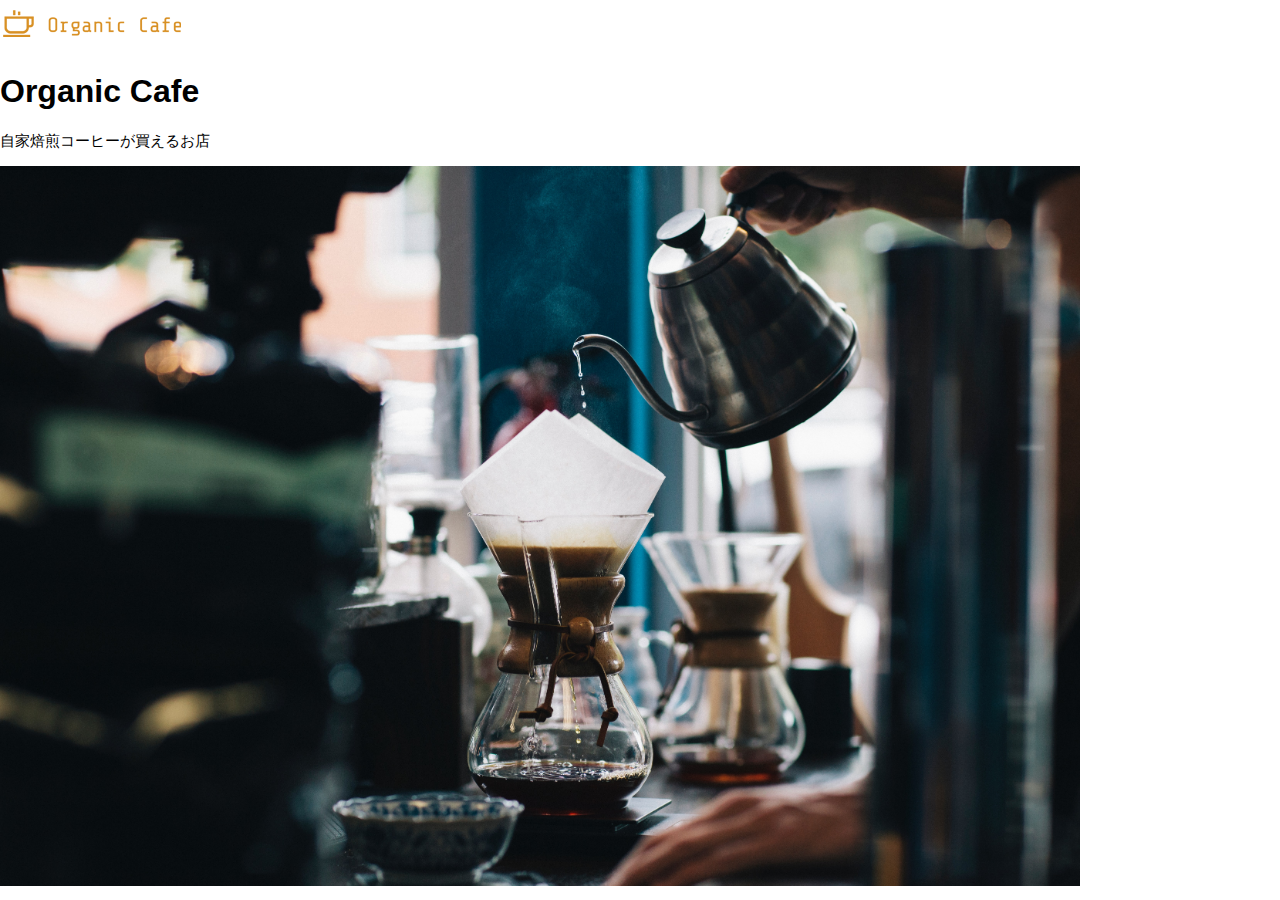
<file: kadai_013/index.html>
<!DOCTYPE html>
<html>
  <head>
    <title>Organic Cafe</title>
    <meta charset="UTF-8" />
    <meta name="description" content="自家焙煎のコーヒーがお家で楽しめるOrganic Cafe"/>
    <meta name="viewport" content="width=device-width, initial-scale=1.0" />
    <link rel="stylesheet" href="style.css" />
  </head>
  <body>
    <!-- ヘッダー -->
    <header>
      <!-- ロゴ -->
      <a href="index.html" id="logo"><img src="images/logo.png" alt="トップページに戻る"/></a>

      <!-- PC用ナビゲーション -->
      <nav id="nav-pc">
        <a href="index.html#concept">CONCEPT</a>
        <a href="index.html#product">PRODUCT</a>
        <a href="index.html#contact">CONTACT</a>
      </nav>
          <!-- スマホ用メニューボタン -->
    <img id="menu-sp" src="images/button-menu.png" alt="ナビゲーションを開く" onclick="document.getElementById('nav-sp').style.display = 'block'">

     <!-- スマホ用ナビゲーション -->
     <nav id="nav-sp">
       <ul>
         <li>
           <img id="close" src="images/button-close.png" alt="ナビゲーションを閉じる" onclick="document.getElementById('nav-sp').style.display = 'none'">
         </li>
         <li>
           <a id="logo-sp" href="index.html" onclick="document.getElementById('nav-sp').style.display = 'none'">
             <img src="images/logo-sp.png" alt="トップページに戻る">
           </a>
         </li>
         <li>
           <a class="menu" href="index.html#concept" onclick="document.getElementById('nav-sp').style.display = 'none'">CONCEPT</a>
         </li>
         <li>
           <a class="menu" href="index.html#product" onclick="document.getElementById('nav-sp').style.display = 'none'">PRODUCT</a>
         </li>
         <li><a class="menu" href="index.html#contact" onclick="document.getElementById('nav-sp').style.display = 'none'">CONTACT</a>
         </li>
       </ul>
     </nav>
    </header>

    <main>
      <article>
        <!-- メインビジュアル -->
        <section id="main-visual">
          <div id="main-message">
            <h1>Organic Cafe</h1>
            <p>自家焙煎コーヒーが買えるお店</p>
          </div>
          <img src="images/main-image.jpg" alt="コーヒーをハンドドリップで淹れる画像"/>
        </section>
      </article>
    </main>
  </body>
</html>
</file>
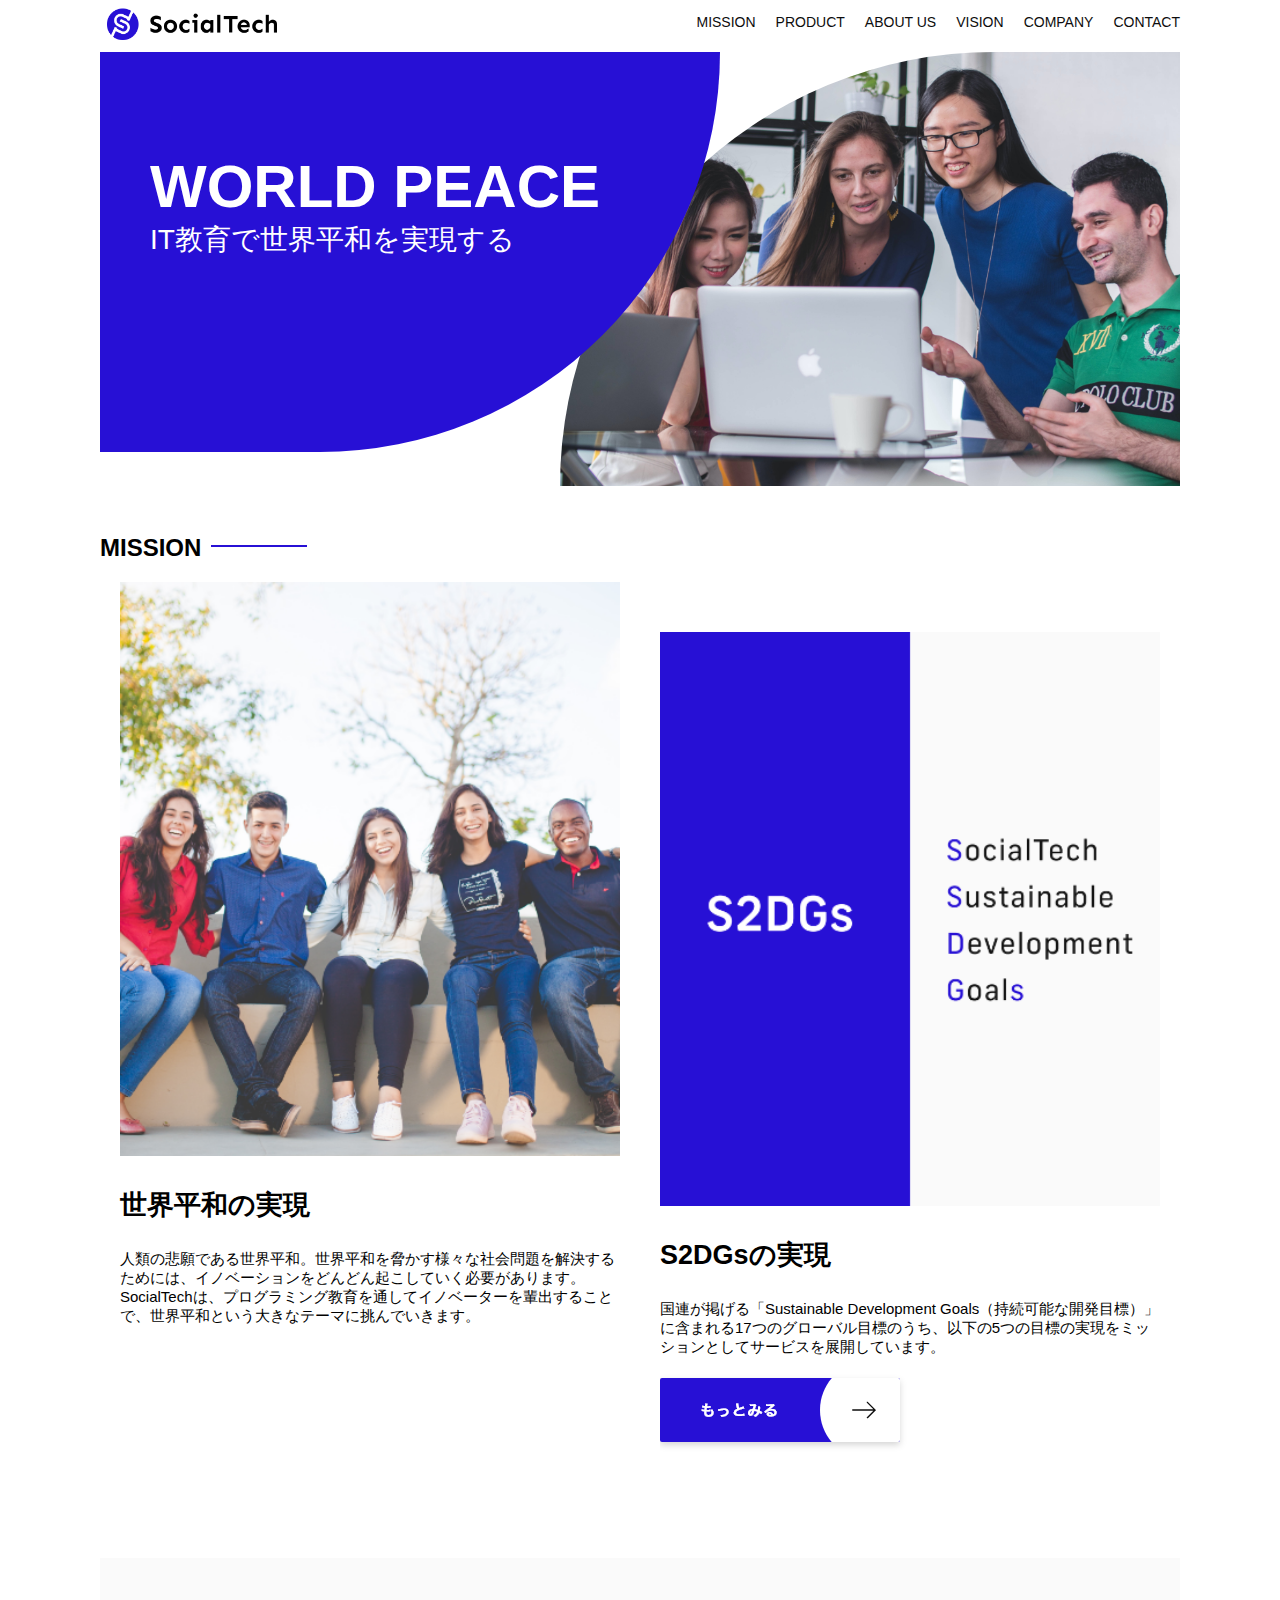
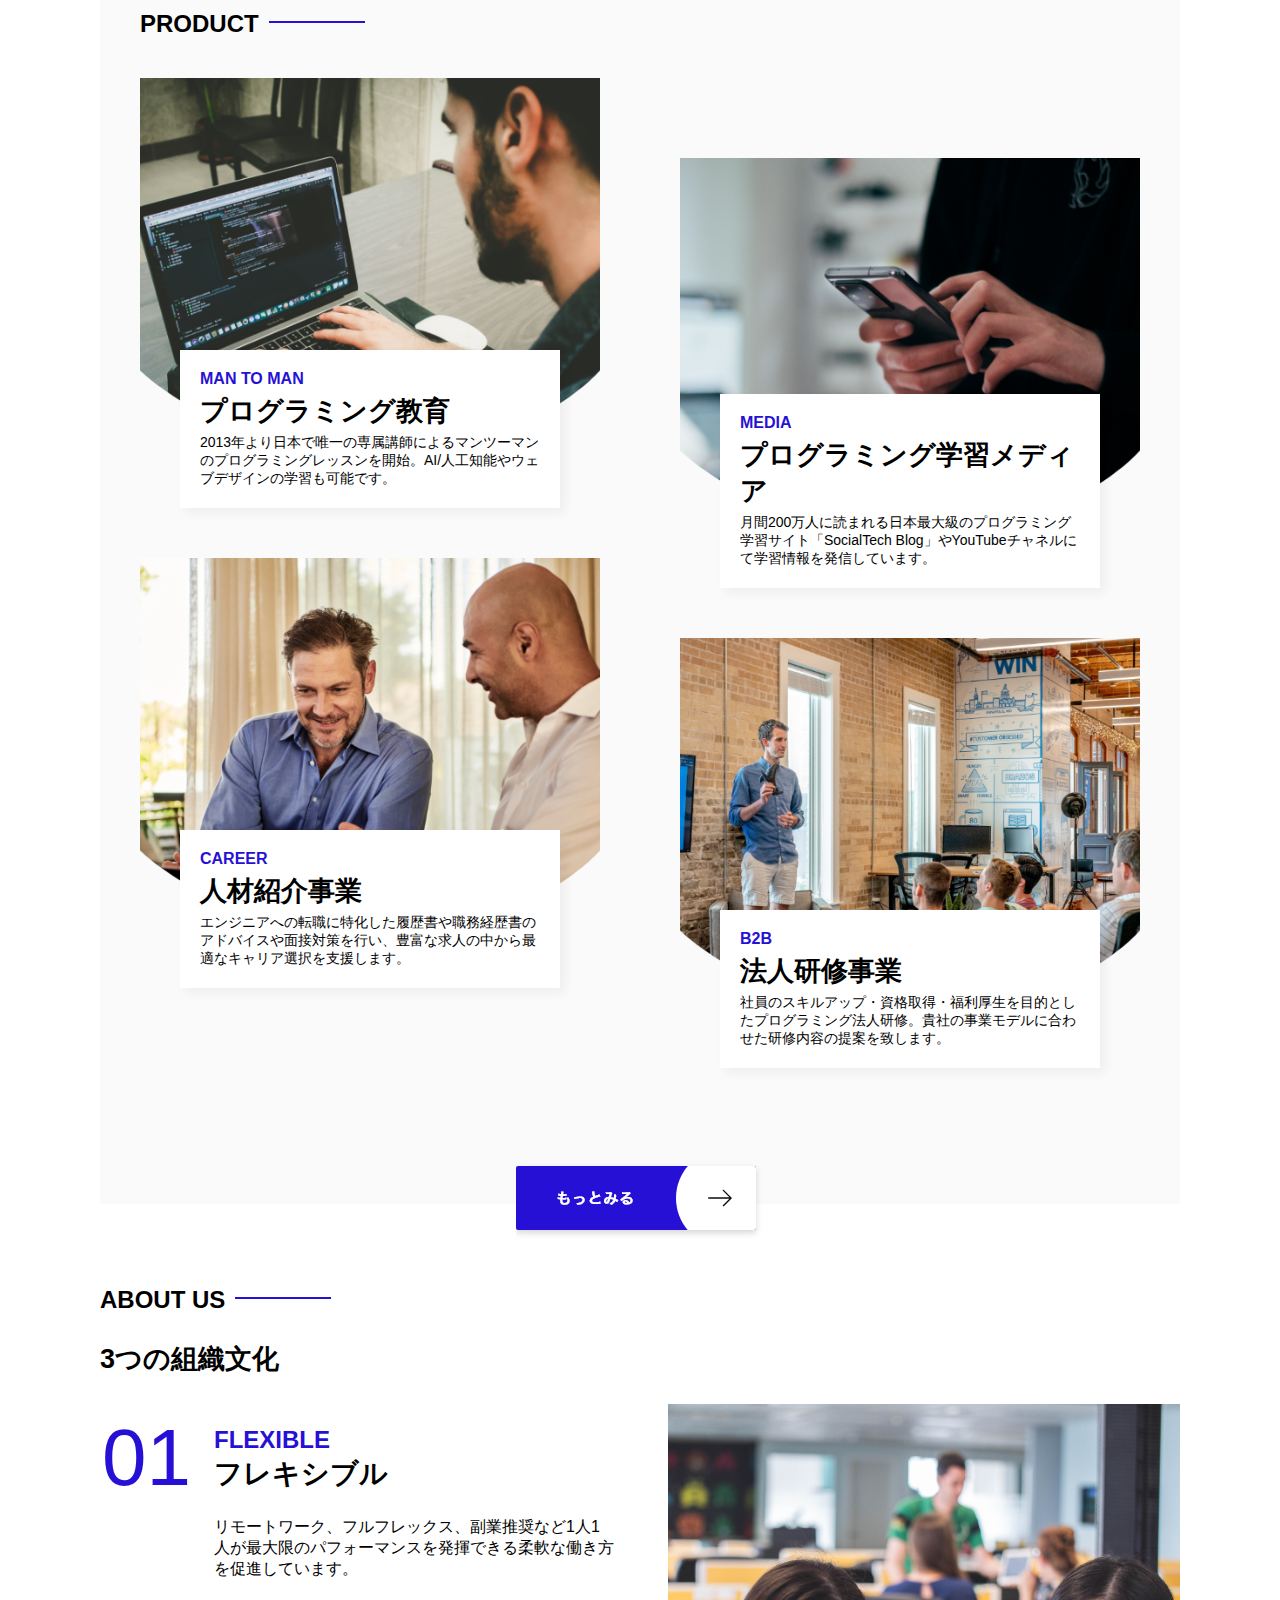
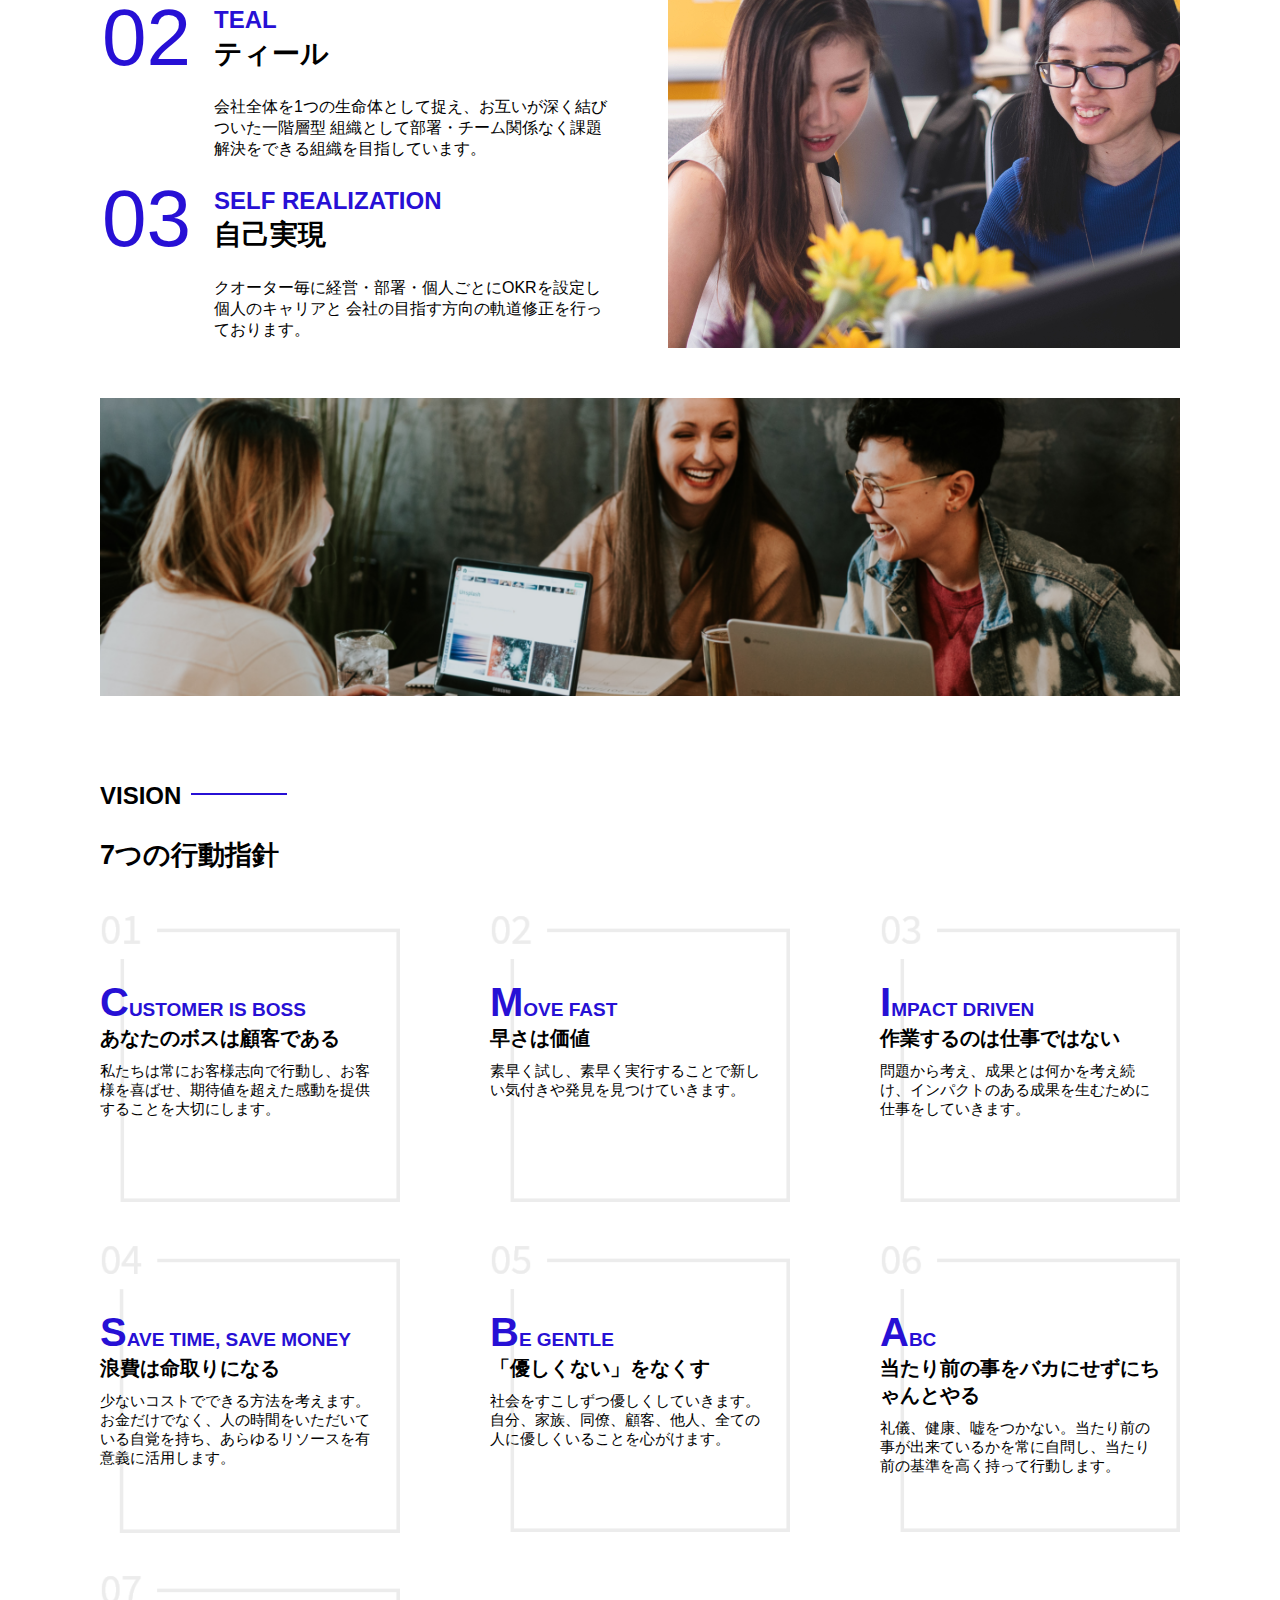
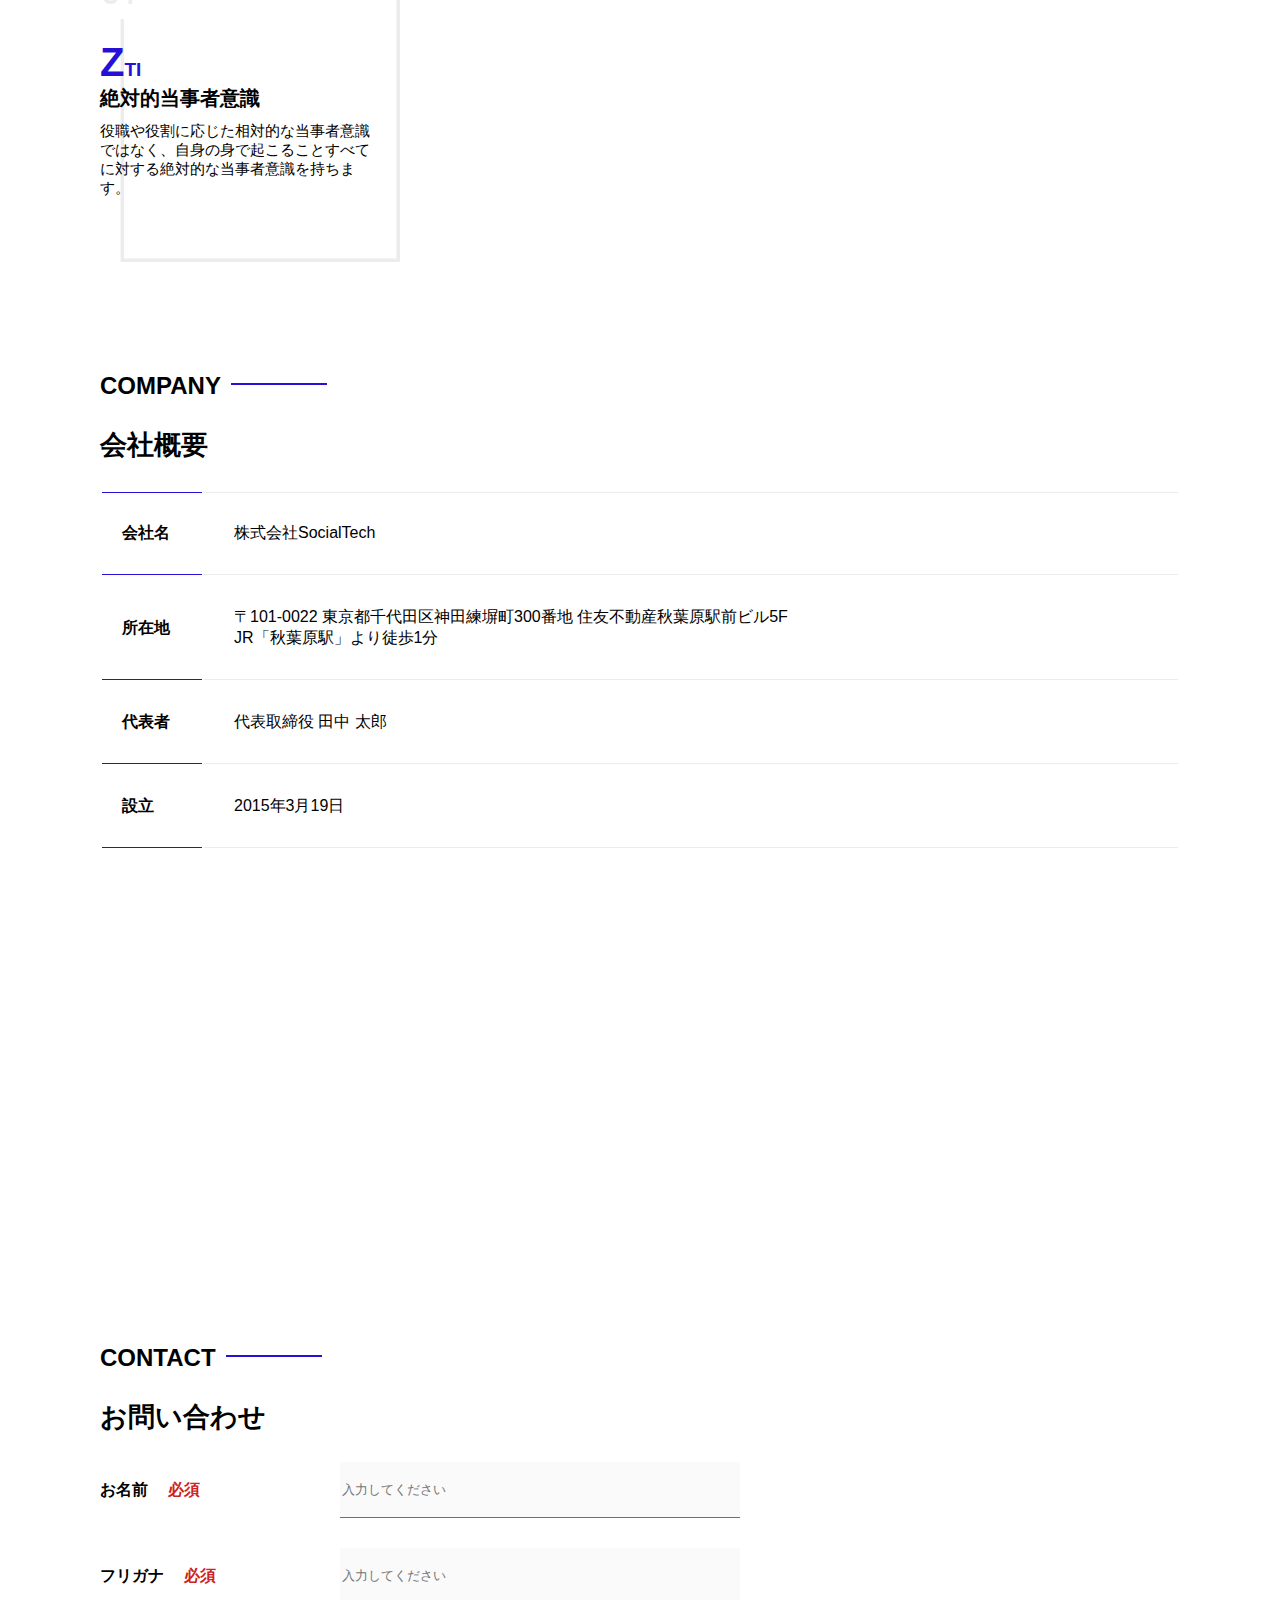
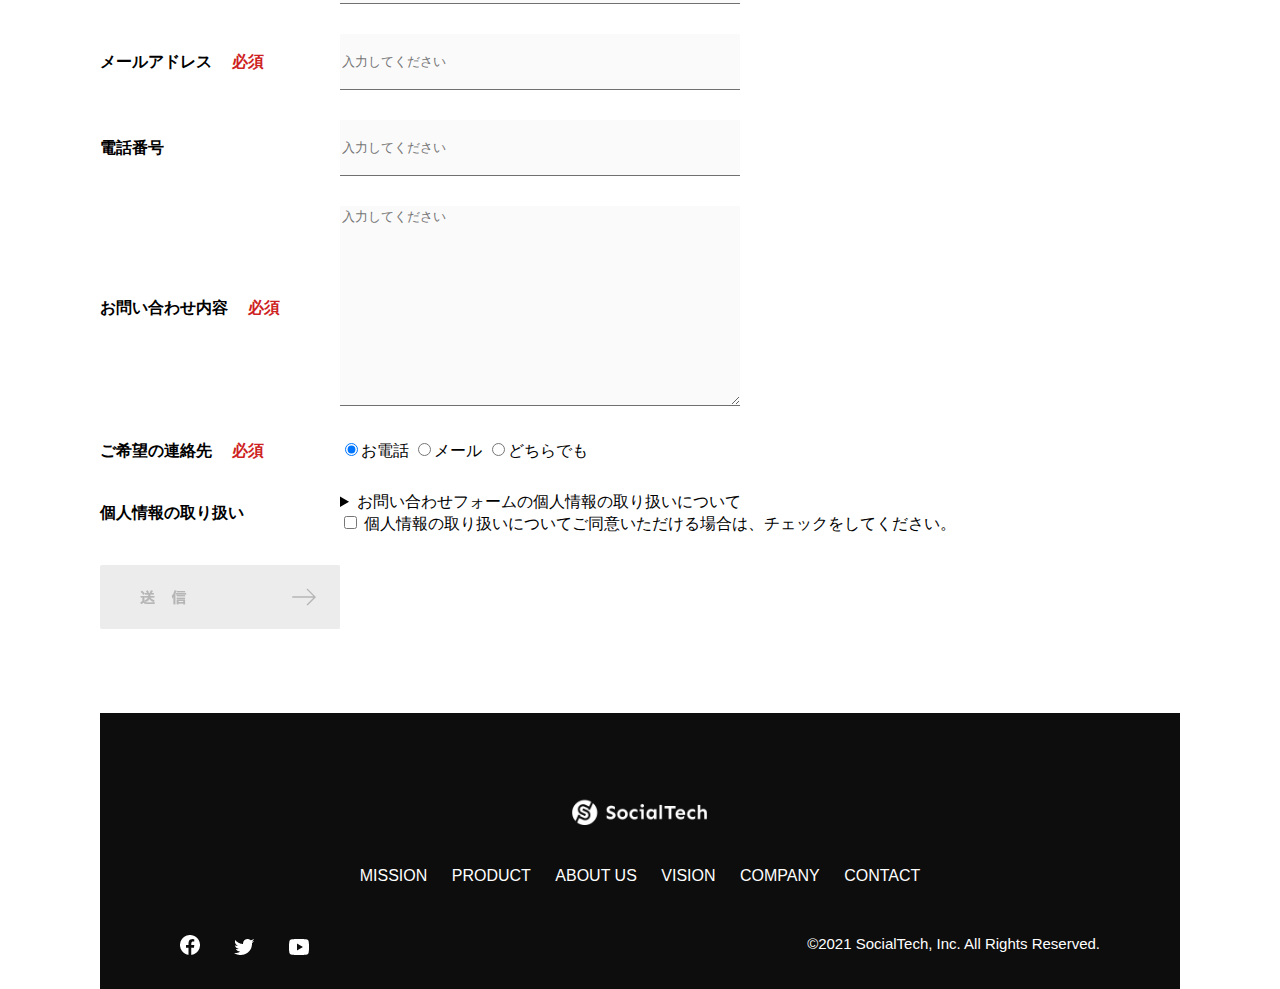
<file: socialtech/index.html>
<!DOCTYPE html>
<html>
    <head>
        <title>SocialTech</title>
         <meta charset="UTF-8">
  <meta name="description" content="SocialTechはEdTech業界のリーディングカンパニーを目指します。">
  <meta name="viewport" content="width=device-width, initial-scale=1.0">
  <link rel="stylesheet" href="style.css">
  </head>
  <body>
    <!--ヘッダー-->
    <header>
        <!--ロゴ-->
        <a href="index.html" id="logo">      <img src="images/logo.png" alt="トップページに戻る"></a>
 
        <!--PC用ナビゲーション-->
         <nav id="nav-pc">
       <ul>
        <li><a href="mission.html">MISSION</a></li>
        <li><a href="product.html">PRODUCT</a></li>
        <li><a href="index.html#aboutus">ABOUT US</a></li>
        <li><a href="index.html#vision">VISION</a></li>
        <li><a href="index.html#company">COMPANY</a></li>
        <li><a href="index.html#contact">CONTACT</a></li>
       </ul>
   </nav>
     <!-- スマホ用メニューボタン -->
       <button id="menu-sp" onclick="document.getElementById('nav-sp').style.display = 'block'">
         <img src="images/button-menu.png" alt="ナビゲーションを開く">
       </button>
        <!-- スマホ用ナビゲーション -->
       <div id="nav-sp">
         <button id="close" onclick="document.getElementById('nav-sp').style.display = 'none'">
           <img src="images/button-close.png" alt="ナビゲーションを閉じる">
         </button>
 
         <nav>
           <ul>
             <li>
               <a id="logo-sp" href="index.html" onclick="document.getElementById('nav-sp').style.display = 'none'"><img src="images/logo-sp.png" alt="トップページに戻る"></a>
             </li>
             <li><a class="menu" href="mission.html" onclick="document.getElementById('nav-sp').style.display = 'none'">MISSION</a></li>
             <li><a class="menu" href="product.html" onclick="document.getElementById('nav-sp').style.display = 'none'">PRODUCT</a></li>
             <li><a class="menu" href="index.html#aboutus" onclick="document.getElementById('nav-sp').style.display = 'none'">ABOUT US</a></li>
             <li><a class="menu" href="index.html#vision" onclick="document.getElementById('nav-sp').style.display = 'none'">VISION</a></li>
             <li><a class="menu" href="index.html#company" onclick="document.getElementById('nav-sp').style.display = 'none'">COMPANY</a></li>
             <li><a class="menu" href="index.html#contact" onclick="document.getElementById('nav-sp').style.display = 'none'">CONTACT</a></li>
           </ul>
         </nav>
         <div id="sns">
           <a href="https://www.facebook.com/sejuku2013">
             <img src="images/button-facebook.png" alt="Facebookのリンク">
           </a>
           <a href="https://twitter.com/samuraijuku">
             <img src="images/button-twitter.png" alt="Twitterのリンク">
           </a>
           <a href="https://www.youtube.com/channel/UCCFOQO5aDK0xXam4cUQXT8g">
             <img src="images/button-youtube.png" alt="YouTubeのリンク">
           </a>
         </div>
       </div>
    </header>
     <main>
    <article>
           <!-- メインビジュアル -->
      <section id="main-visual">
         <div id="main-message">
            <h1>WORLD PEACE</h1>
            <p>IT教育で世界平和を実現する</p>
        </div>
        <img src="images/index/index-main.png" alt="PCの周りに集まる多国籍の仲間たち">
      </section>
       <!--ミッション-->
      <section id="mission">
         <h2 class="index-h2">MISSION</h2>
        <div id="mission-flex">
          <div>
               <img id="mission-photo" src="images/index/index-mission.png" alt="屋外のベンチで写真を撮影する多国籍の仲間たち">
            <h3>世界平和の実現</h3>
            <p>
              人類の悲願である世界平和。世界平和を脅かす様々な社会問題を解決するためには、イノベーションをどんどん起こしていく必要があります。SocialTechは、プログラミング教育を通してイノベーターを輩出することで、世界平和という大きなテーマに挑んでいきます。
            </p>
          </div>
          <div>
            <img id="s2dgs" src="images/index/s2dgs.png" alt="S2DGs">
            <h3>S2DGsの実現</h3>
            <p>国連が掲げる「Sustainable Development Goals（持続可能な開発目標）」に含まれる17つのグローバル目標のうち、以下の5つの目標の実現をミッションとしてサービスを展開しています。</p>
            <a href="mission.html">
              <img src="images/button-more.png" alt="もっとみる">
            </a>
          </div>
        </div>
      </section>
       <!-- プロダクト -->
      <section id="product">
       <h2 class="index-h2">PRODUCT</h2>
        <div class="product-flex">
         <div id="product-left">
               <div>
               <img class="product-photo" src="images/index/index-mantoman.png" alt="PCでコードを書く男性">
               <div class="product-explain">
                 <span>MAN TO MAN</span>
                 <h3>プログラミング教育</h3>
                 <p>2013年より日本で唯一の専属講師によるマンツーマンのプログラミングレッスンを開始。AI/人工知能やウェブデザインの学習も可能です。</p>
               </div>
             </div>
             <div>
               <img class="product-photo" src="images/index/index-career.png" alt="笑顔で話し合う2人の男性">
               <div class="product-explain">
                 <span>CAREER</span>
                 <h3>人材紹介事業</h3>
                 <p>エンジニアへの転職に特化した履歴書や職務経歴書のアドバイスや面接対策を行い、豊富な求人の中から最適なキャリア選択を支援します。</p>
               </div>
             </div>
         </div>
         <div id="product-right">
          <div>
              <img class="product-photo" src="images/index/index-media.png" alt="スマートフォンを操作する人">
              <div class="product-explain">
                <span>MEDIA</span>
                <h3>プログラミング学習メディア</h3>
                <p>月間200万人に読まれる日本最大級のプログラミング学習サイト「SocialTech Blog」やYouTubeチャネルにて学習情報を発信しています。</p>
              </div>
            </div>
            <div>
              <img class="product-photo" src="images/index/index-b2b.png" alt="講演中の男性とそれを聴く人々">
              <div class="product-explain">
                <span>B2B</span>
                <h3>法人研修事業</h3>
                <p>社員のスキルアップ・資格取得・福利厚生を目的としたプログラミング法人研修。貴社の事業モデルに合わせた研修内容の提案を致します。</p>
              </div>
            </div>
          </div>
        </div>
        <div id="product-more">
          <a href="product.html">
            <img src="images/button-more.png" alt="もっとみる">
          </a>
        </div>
      </section>
        <!-- ABOUT US -->
      <section id="aboutus">
        <h2 class="index-h2">ABOUT US</h2>
        <h3>3つの組織文化</h3>
        <div>
             <table class="culture-table">
            <tr>
              <td class="culture-num">01</td>
              <th><span class="culture-en">FLEXIBLE</span><br>フレキシブル</th>
            </tr>
            <tr>
              <td>
                <!--空のセル-->
              </td>
              <td class="culture-description">リモートワーク、フルフレックス、副業推奨など1人1人が最大限のパフォーマンスを発揮できる柔軟な働き方を促進しています。</td>
            </tr>
            <tr>
              <td class="culture-num">02</td>
              <th><span class="culture-en">TEAL</span><br>ティール</th>
            </tr>
            <tr>
              <td>
                <!--空のセル-->
              </td>
              <td class="culture-description">会社全体を1つの生命体として捉え、お互いが深く結びついた一階層型 組織として部署・チーム関係なく課題解決をできる組織を目指しています。</td>
            </tr>
            <tr>
              <td class="culture-num">03</td>
              <th><span class="culture-en">SELF REALIZATION</span><br>自己実現</th>
            </tr>
            <tr>
              <td>
                <!--空のセル-->
              </td>
              <td class="culture-description">クオーター毎に経営・部署・個人ごとにOKRを設定し個人のキャリアと 会社の目指す方向の軌道修正を行っております。</td>
            </tr>
          </table>
           <img class="culture-img" src="images/index/index-aboutus1.png" alt="笑顔で話し合う2人の女性">
        </div>
          <img class="culture-img2" src="images/index/index-aboutus2.png" alt="笑顔で話し合う3人の男女">
      </section>
        <!-- VISION -->
      <section id="vision">
        <h2 class="index-h2">VISION</h2>
        <h3>7つの行動指針</h3>
        <div>
             <div class="vision-box">
               <img src="images/index/vision-01.png" alt="01">
               <div>
                 <h4>CUSTOMER IS BOSS</h4>
                 <h5>あなたのボスは顧客である</h5>
                 <p>私たちは常にお客様志向で行動し、お客様を喜ばせ、期待値を超えた感動を提供することを大切にします。</p>
               </div>
             </div>
              <div class="vision-box">
               <img src="images/index/vision-02.png" alt="02">
               <div>
                 <h4>MOVE FAST</h4>
                 <h5>早さは価値</h5>
                 <p>素早く試し、素早く実行することで新しい気付きや発見を見つけていきます。</p>
               </div>
             </div>
             <div class="vision-box">
               <img src="images/index/vision-03.png" alt="03">
               <div>
                 <h4>IMPACT DRIVEN</h4>
                 <h5>作業するのは仕事ではない</h5>
                 <p>問題から考え、成果とは何かを考え続け、インパクトのある成果を生むために仕事をしていきます。</p>
               </div>
             </div>
             <div class="vision-box">
               <img src="images/index/vision-04.png" alt="04">
               <div>
                 <h4>SAVE TIME, SAVE MONEY</h4>
                 <h5>浪費は命取りになる</h5>
                 <p>少ないコストでできる方法を考えます。お金だけでなく、人の時間をいただいている自覚を持ち、あらゆるリソースを有意義に活用します。</p>
               </div>
             </div>
             <div class="vision-box">
               <img src="images/index/vision-05.png" alt="05">
               <div>
                 <h4>BE GENTLE</h4>
                 <h5>「優しくない」をなくす</h5>
                 <p>社会をすこしずつ優しくしていきます。自分、家族、同僚、顧客、他人、全ての人に優しくいることを心がけます。</p>
               </div>
             </div>
             <div class="vision-box">
               <img src="images/index/vision-06.png" alt="06">
               <div>
                 <h4>ABC</h4>
                 <h5>当たり前の事をバカにせずにちゃんとやる</h5>
                 <p>礼儀、健康、嘘をつかない。当たり前の事が出来ているかを常に自問し、当たり前の基準を高く持って行動します。</p>
               </div>
             </div>
             <div class="vision-box">
               <img src="images/index/vision-07.png" alt="07">
               <div>
                 <h4>ZTI</h4>
                 <h5>絶対的当事者意識</h5>
                 <p>役職や役割に応じた相対的な当事者意識ではなく、自身の身で起こることすべてに対する絶対的な当事者意識を持ちます。</p>
               </div>
             </div>
        </div>
      </section>
      <!-- COMPANY -->
      <section id="company">
        <h2 class="index-h2">COMPANY</h2>
        <h3>会社概要</h3>
          <table id="company-table">
             <tr>
               <th class="tableheader tableheader-first">会社名</th>
               <td class="cell cell-first">株式会社SocialTech</td>
             </tr>
             <tr>
               <th class="tableheader">所在地</th>
               <td class="cell">〒101-0022 東京都千代田区神田練塀町300番地 住友不動産秋葉原駅前ビル5F<br>JR「秋葉原駅」より徒歩1分</td>
             </tr>
             <tr>
               <th class="tableheader">代表者</th>
               <td class="cell">代表取締役 田中 太郎</td>
             </tr>
             <tr>
               <th class="tableheader">設立</th>
               <td class="cell">2015年3月19日</td>
             </tr>
           </table>
            <iframe 
 src="https://www.google.com/maps/embed?pb=!1m18!1m12!1m3!1d3240.0688551336807!2d139.7720776771055!3d35.69992317258124!2m3!1f0!2f0!3f0!3m2!1i1024!2i768!4f13.1!3m3!1m2!1s0x60188fee13660e23%3A0x77137876edf742ac!2z5L2P5Y-L5LiN5YuV55Sj56eL6JGJ5Y6f6aeF5YmN44OT44Or!5e0!3m2!1sja!2sjp!4v1704858013291!5m2!1sja!2sjp" 
 style="border: 0" allowfullscreen="" loading="lazy">
 </iframe>
      </section> 
       <!-- お問い合わせフォーム -->
      <section id="contact">
        <h2 class="index-h2">CONTACT</h2>
        <h3>お問い合わせ</h3>
        <form>
          <div>
            <div class="contact-heading">
              <label class="contact-label">お名前<span class="contact-span">必須</span></label>
            </div>
            <div>
              <input type="text" name="name" placeholder="入力してください" class="contact-textbox">
            </div>
          </div>
          <div>
            <div class="contact-heading">
              <label class="contact-label">フリガナ<span class="contact-span">必須</span></label>
            </div>
            <div>
              <input type="text" name="hurigana" placeholder="入力してください" class="contact-textbox">
            </div>
          </div>
          <div>
            <div class="contact-heading">
              <label class="contact-label">メールアドレス<span class="contact-span">必須</span></label>
            </div>
            <div>
              <input type="text" name="email" placeholder="入力してください" class="contact-textbox">
            </div>
          </div>
          <div>
            <div class="contact-heading">
              <label class="contact-label">電話番号</label>
            </div>
            <div>
              <input type="text" name="tel" placeholder="入力してください" class="contact-textbox">
            </div>
          </div>    
            <div>
            <div class="contact-heading">
              <label class="contact-label">お問い合わせ内容<span class="contact-span">必須</span></label>
            </div>
            <div>
              <textarea class="contact-textarea" placeholder="入力してください" name="message"></textarea>
            </div>
          </div>
              <div>
            <div class="contact-heading">
              <label class="contact-label">ご希望の連絡先<span class="contact-span">必須</span></label>
            </div>
            <div>
              <input class="radiobutton" type="radio" value="tel" name="contact" checked><label>お電話</label>
              <input class="radiobutton" type="radio" value="mail" name="contact"><label>メール</label>
              <input class="radiobutton" type="radio" value="both" name="contact"><label>どちらでも</label>
            </div>
          </div>
             <div>
               <div class="contact-heading">
                 <label class="contact-label">個人情報の取り扱い</label>
               </div>
               <div>
                 <details>
                   <summary>お問い合わせフォームの個人情報の取り扱いについて</summary>
                   <div>
                     <dl>
                       <dt>１．組織の名称又は氏名</dt>
                       <dd>株式会社SocialTech</dd>
                       <dt>２．個人情報保護管理者（若しくはその代理人）の氏名又は職名、所属及び連絡先</dt>
                       <dd>
                         <p>鈴木 一郎 コーポレート部</p>
                         <p>メールアドレス：samurai@example.com</p>
                         <p>TEL：03-1234-5678</p>
                       </dd>
                       <dt>３．個人情報の利用目的</dt>
                       <dd>
                         <ul>
                           <li>本サービス及び本サービスに関連する情報の提供又はそれらに関する連絡のため</li>
                           <li>ユーザーの本人確認のため</li>
                           <li>当社サービスのご案内のため</li>
                           <li>当社の商品等の広告または宣伝（電子メールによるものを含むものとします。）</li>
                         </ul>
                       </dd>
                       <dt>４．個人情報の取り扱い業務の委託</dt>
                       <dd>個人情報の取扱業務の全部または一部を外部に業務委託する場合があります。その際、弊社は、個人情報を適切に保護できる管理体制を敷き実行していることを条件として委託先を厳選したうえで、機密保持契約を委託先と締結し、お客様の個人情報を厳密に管理させます。</dd>
                       <dt>５．個人情報の開示等の請求</dt>
                       <dd>
                         お客様は、弊社に対してご自身の個人情報の開示等（利用目的の通知、開示、内容の訂正・追加・削除、利用の停止または消去、第三者への提供の停止）に関して、当社問合わせ窓口に申し出ることができます。<br>
                         その際、弊社はお客様ご本人を確認させていただいたうえで、合理的な期間内に対応いたします。<br>
                         なお、個人情報に関する弊社問合わせ先は、次の通りです。
                       </dd>
                       <dd>
                         <p>株式会社SocialTech　個人情報問合せ窓口</p>
                         <p>〒150-0043　東京都千代田区神田練塀町300番地 住友不動産秋葉原駅前ビル5F</p>
                         <p>メールアドレス：samurai@example.com　TEL：03-1234-5678</p>
                       </dd>
 
                       <dt>６．個人情報を提供されることの任意性について</dt>
                       <dd>お客様がご自身の個人情報を弊社に提供されるか否かは、お客様のご判断によりますが、もしご提供されない場合には、適切なサービスが提供できない場合がありますので予めご了承ください。</dd>
                     </dl>
                   </div>
                 </details>
                 <input type="checkbox" name="agree">
                 <span>個人情報の取り扱いについてご同意いただける場合は、チェックをしてください。</span>
               </div>
             </div>
               <input type="image" src="images/button-submit.png" alt="送信する">
        </form>
      </section>
    </article>
  </main>
   <footer>
      <div id="footer-logo">
        <img src="images/logo-sp.png" alt="SocialTech">
      </div>
         <div id="footer-link">
        <a href="mission.html">MISSION</a>
        <a href="product.html">PRODUCT</a>
        <a href="index.html#aboutus">ABOUT US</a>
        <a href="index.html#vision">VISION</a>
        <a href="index.html#company">COMPANY</a>
        <a href="index.html#contact">CONTACT</a>
      </div>
       <div id="sns-footer">
         <div class="sns-btns">
           <a href="https://www.facebook.com/sejuku2013"><img src="images/button-facebook.png" alt="Facebookのリンク"></a>
           <a href="https://twitter.com/samuraijuku"><img src="images/button-twitter.png" alt="Twitterのリンク"></a>
           <a href="https://www.youtube.com/channel/UCCFOQO5aDK0xXam4cUQXT8g"><img src="images/button-youtube.png" alt="YouTubeのリンク"></a>
         </div>
         <p id="copyright">&copy;2021 SocialTech, Inc. All Rights Reserved.</p>
       </div>
    </footer>
</body>
</html>
</file>
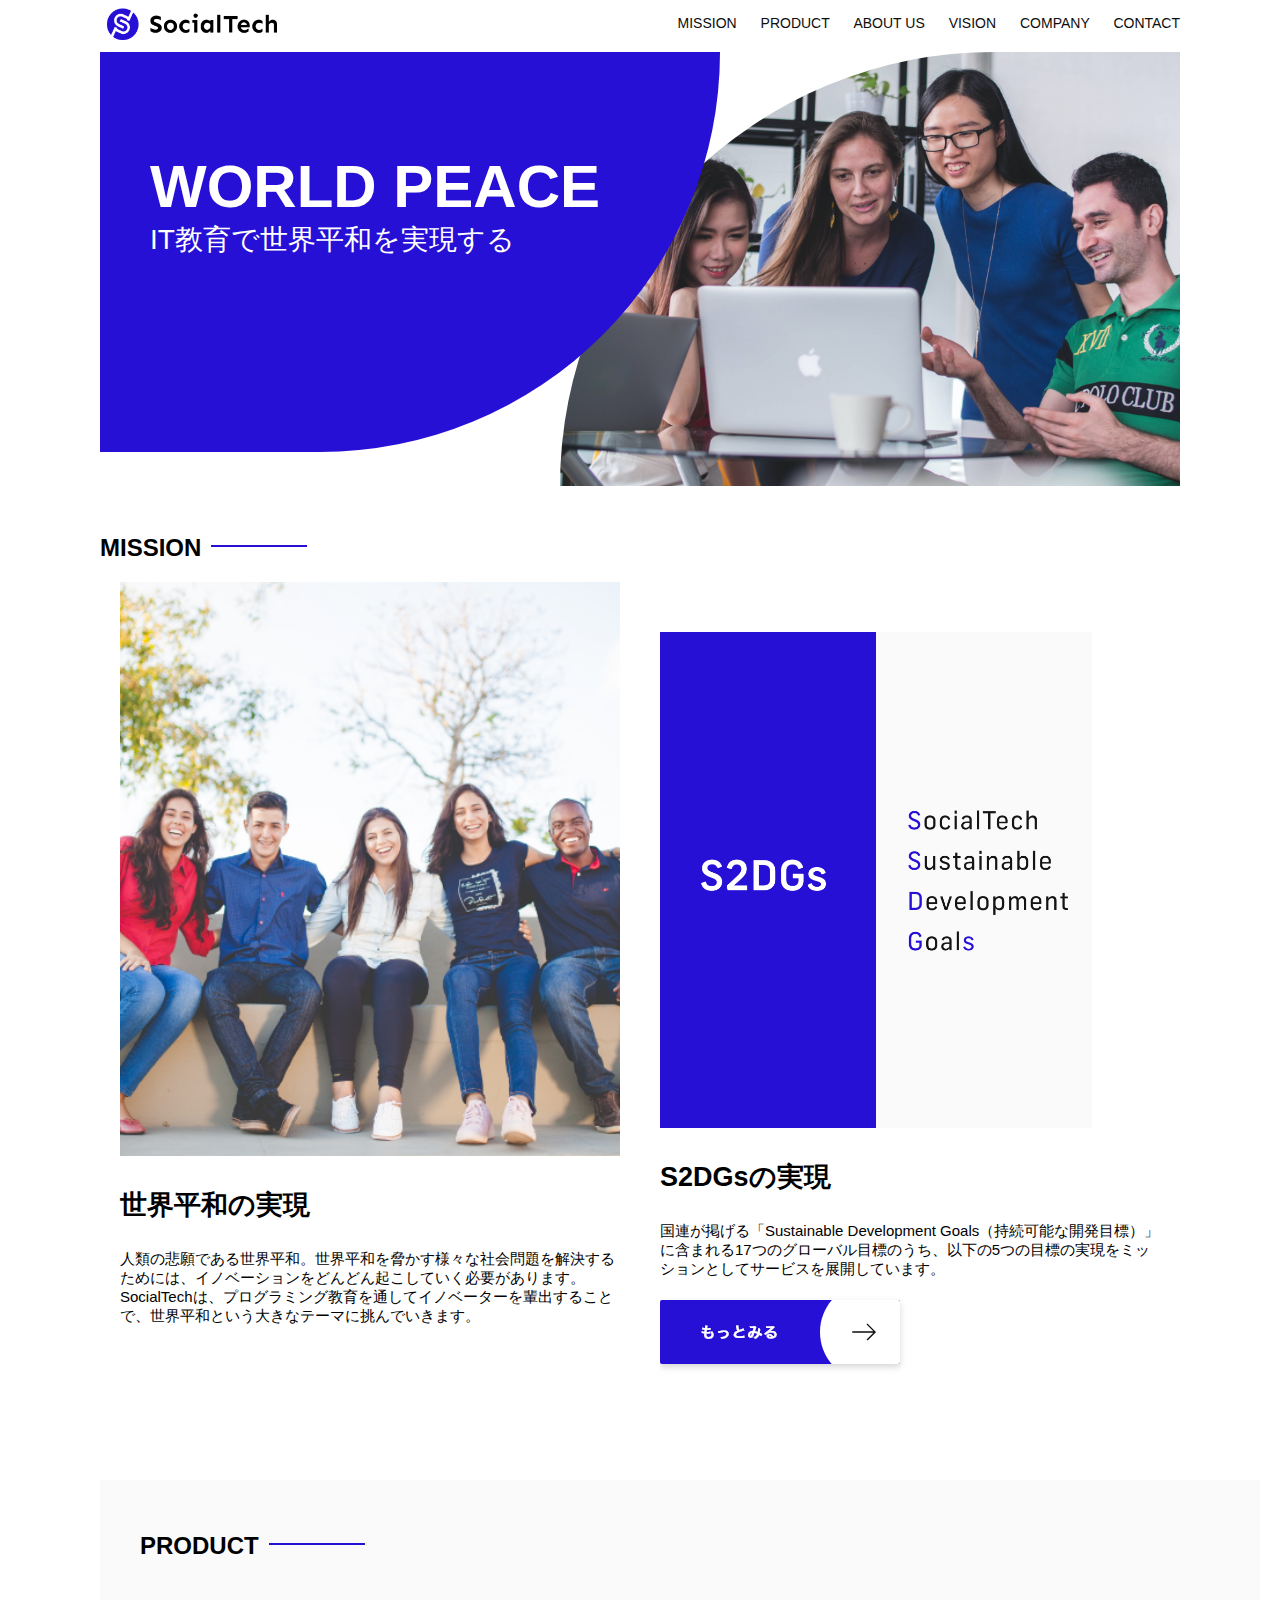
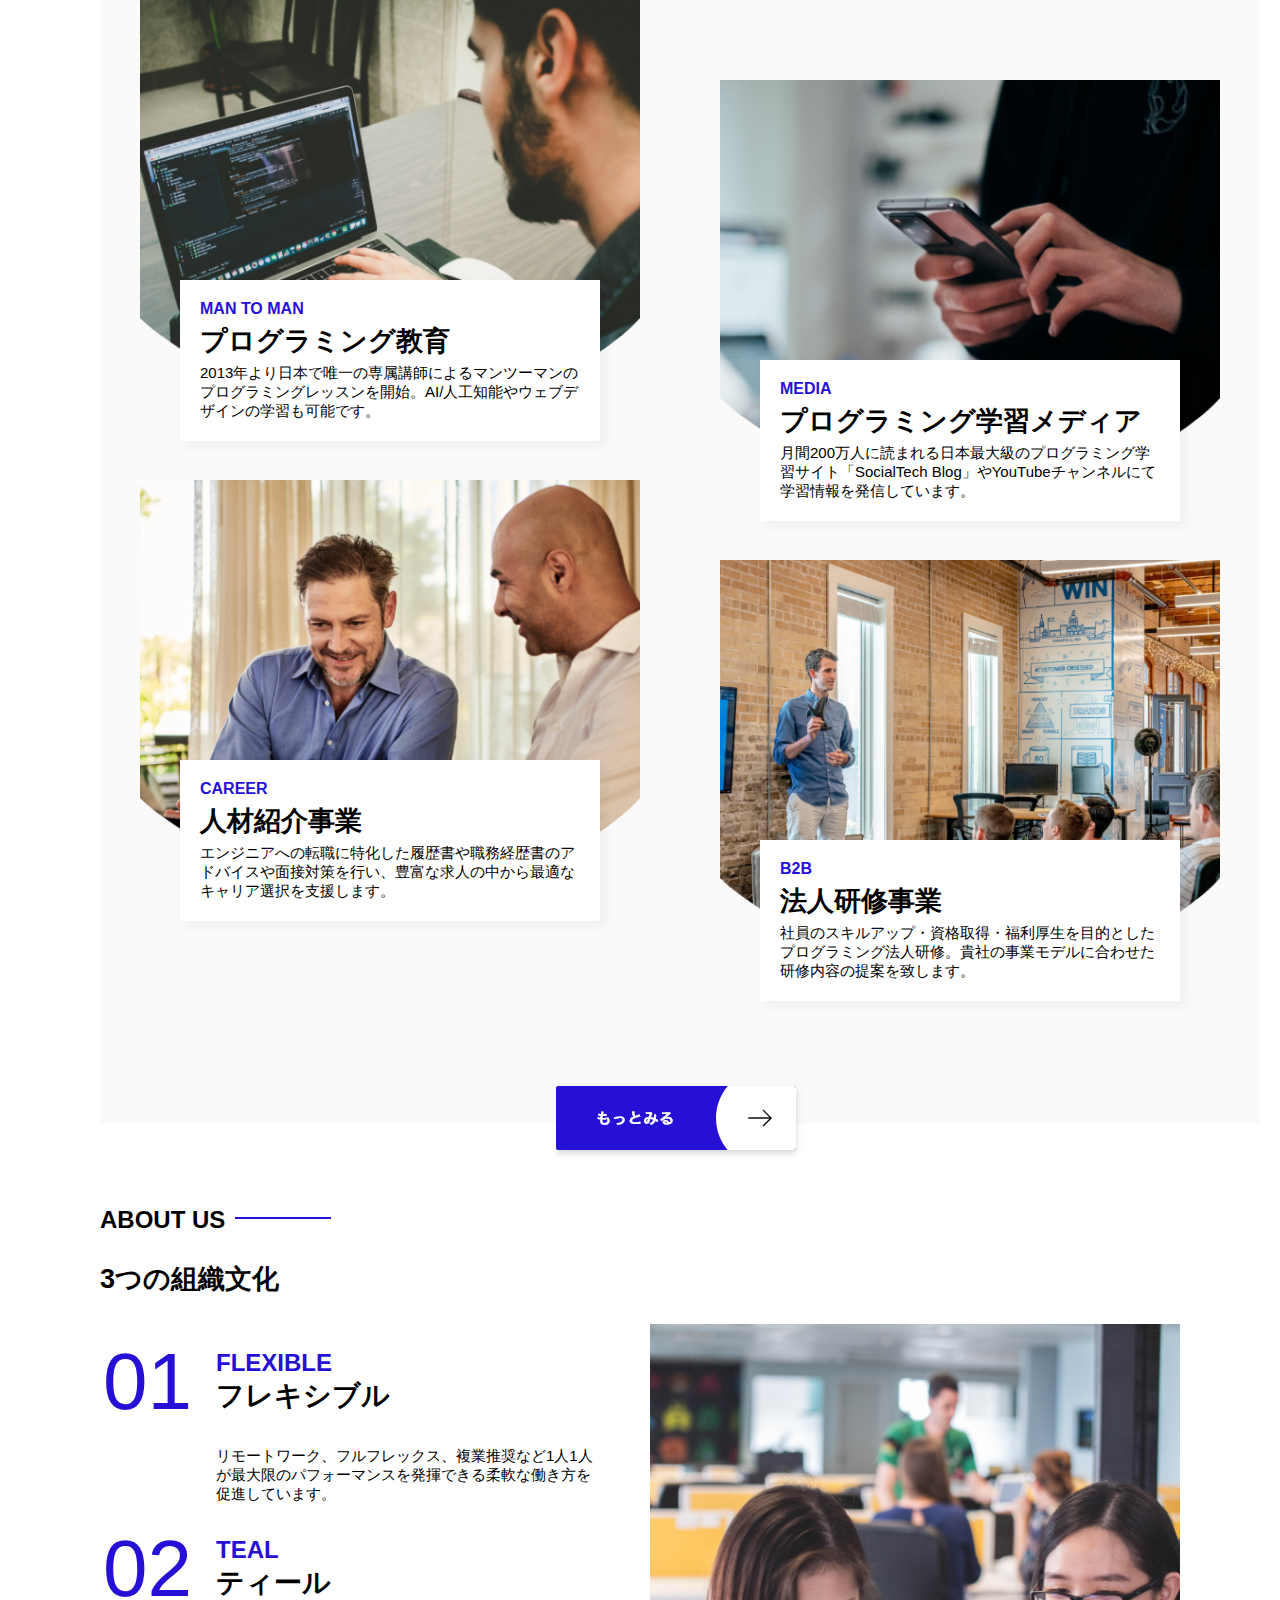
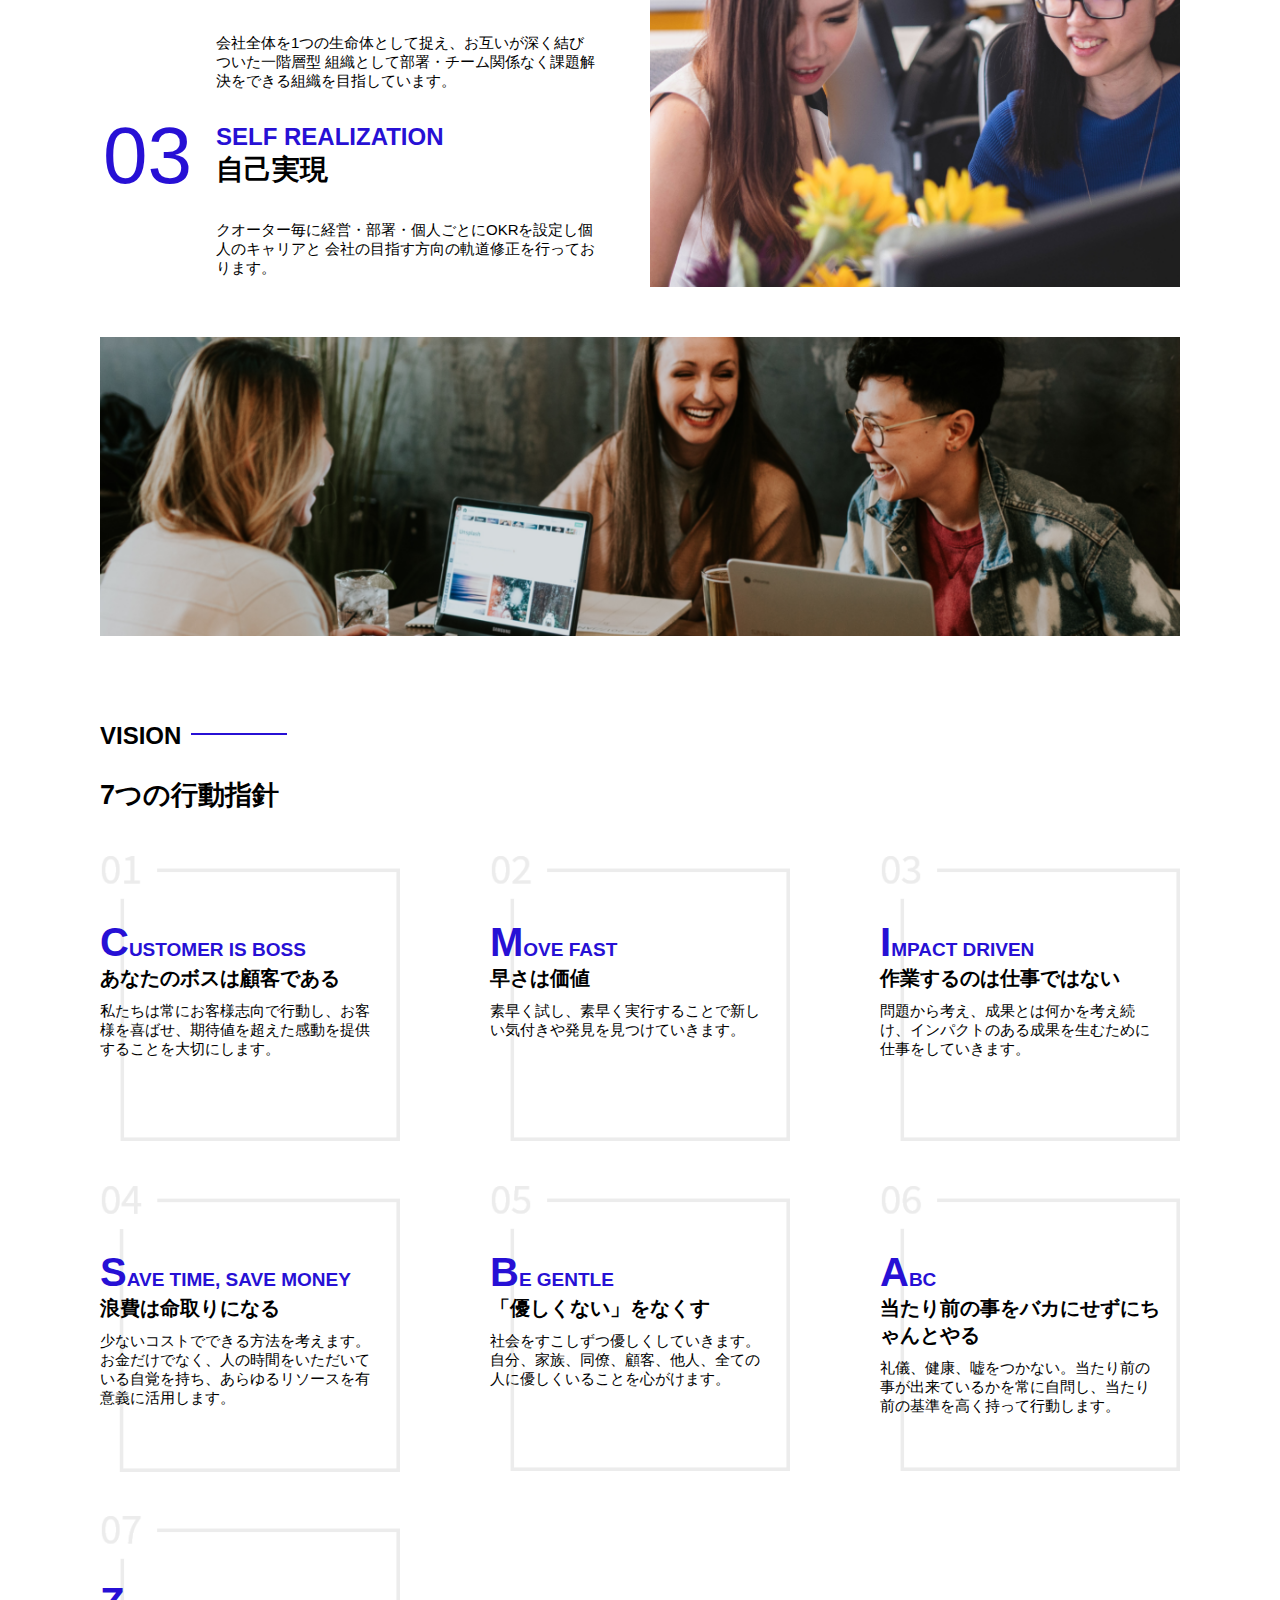
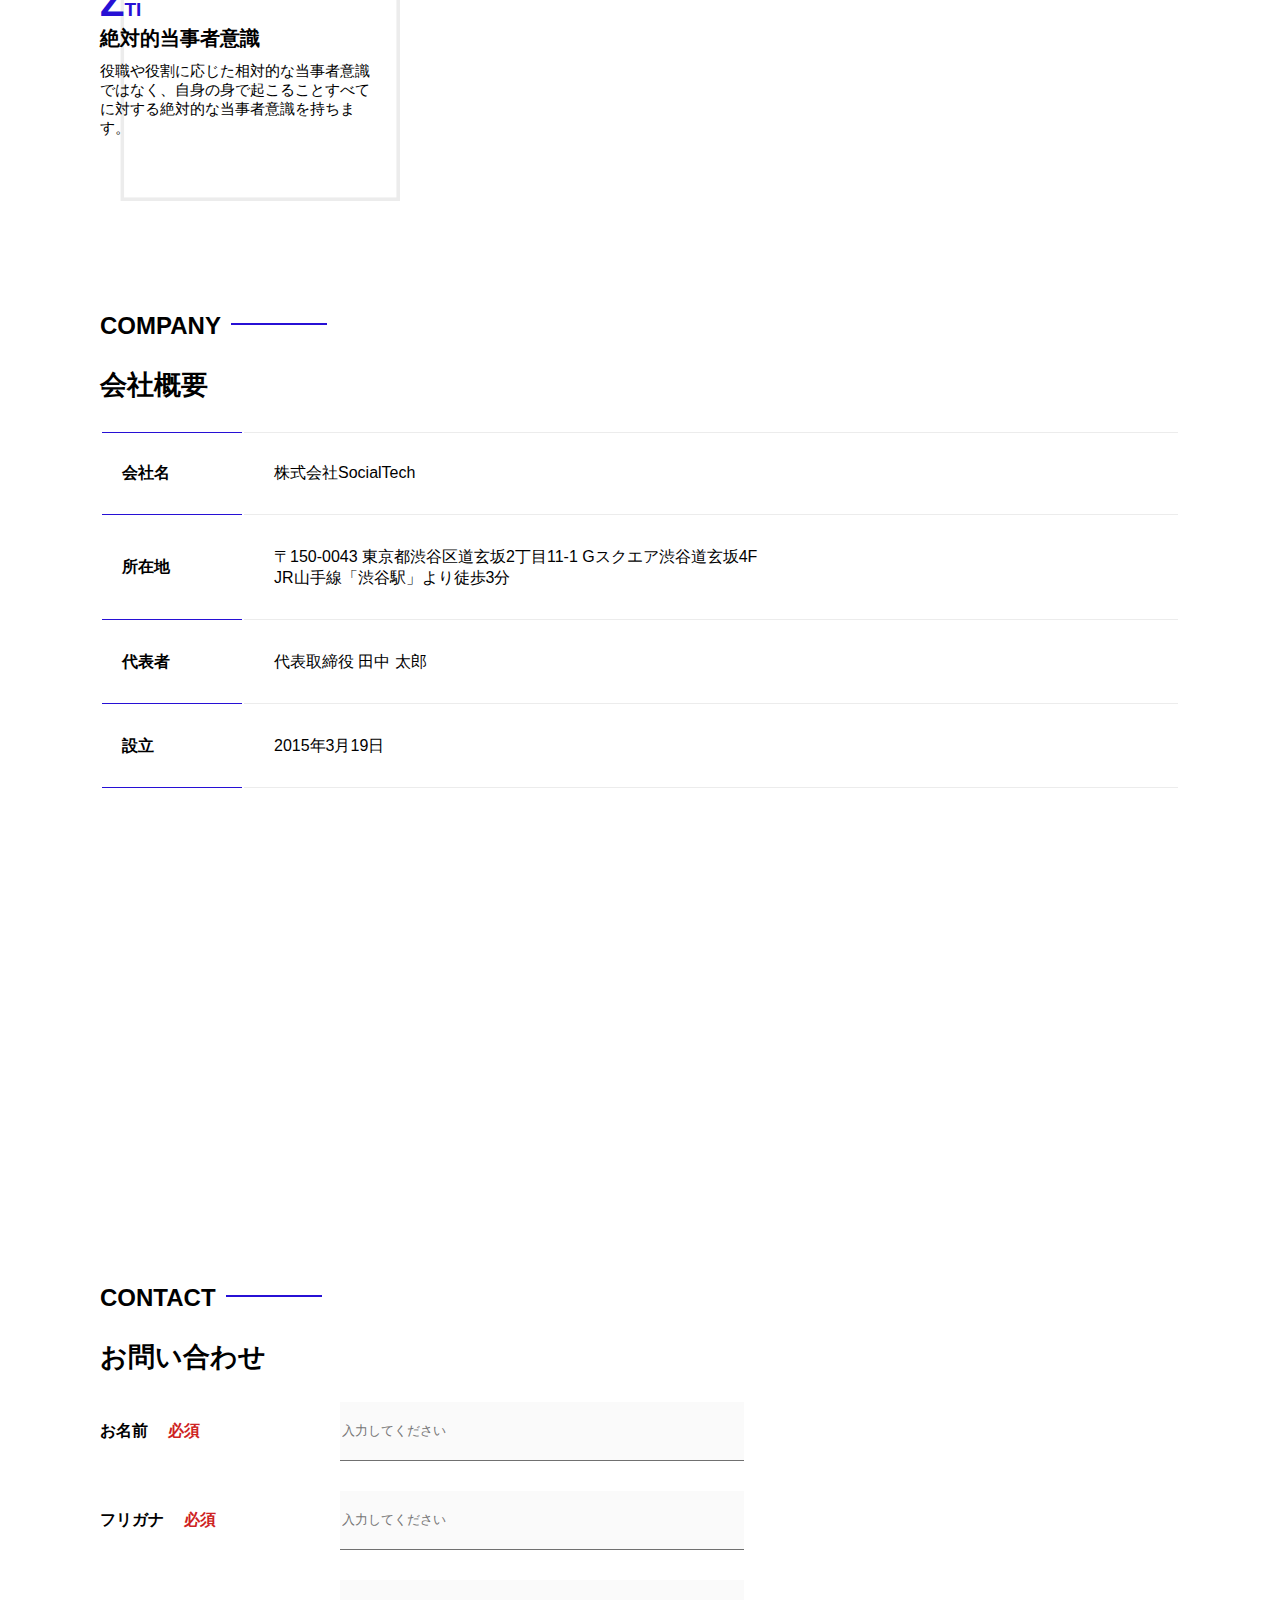
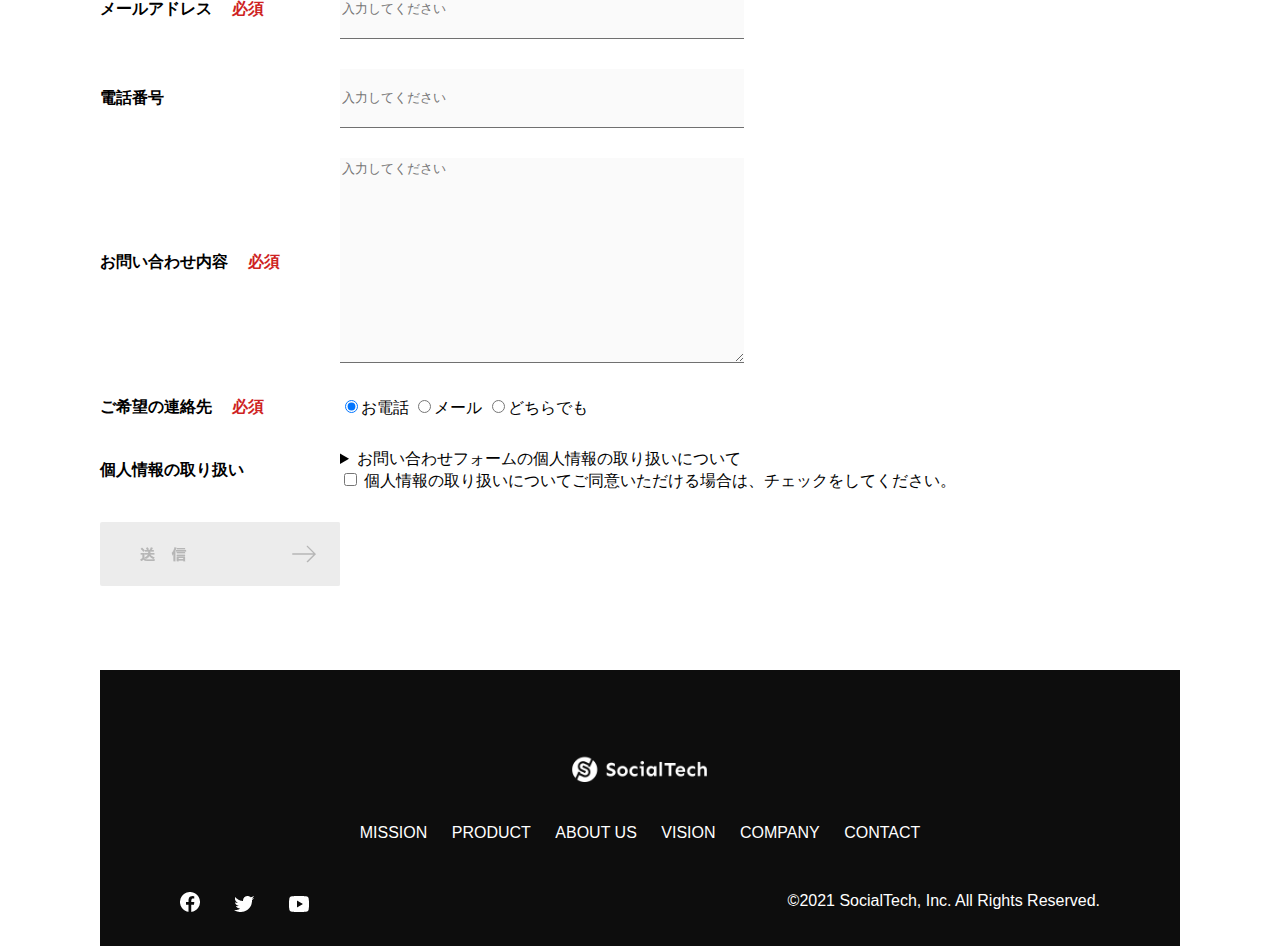
<file: html-css-advanced-sozai-main/kadai_012/index.html>
<!DOCTYPE html>
<html>
  <head>
    <title>SocialTech</title>
    <meta charset="UTF-8" />
    <meta
      name="description"
      content="SocialTechはEdTech業界のリーディングカンパニーを目指します。"
    />
    <meta name="viewport" content="width=device-width, initial-scale=1.0" />
    <link rel="stylesheet" href="style.css" />
  </head>
  <body>
    <!-- ヘッダー -->
    <header>
      <!-- ロゴ -->
      <a href="index.html" id="logo"
        ><img src="images/logo.png" alt="トップページに戻る"
      /></a>

      <!-- PC用ナビゲーション -->
      <nav id="nav-pc">
        <a href="mission.html">MISSION</a>
        <a href="product.html">PRODUCT</a>
        <a href="index.html#aboutus">ABOUT US</a>
        <a href="index.html#vision">VISION</a>
        <a href="index.html#company">COMPANY</a>
        <a href="index.html#contact">CONTACT</a>
      </nav>
    </header>
    <main>
      <article>
        <!-- メインビジュアル -->
        <section id="main-visual">
          <div id="main-message">
            <h1>WORLD PEACE</h1>
            <p>IT教育で世界平和を実現する</p>
          </div>
          <img
            src="images/index/index-main.png"
            alt="PCの周りに集まる多国籍の仲間たち"
          />
        </section>
        <!--ミッション-->
        <section id="mission">
          <h2 class="index-h2">MISSION</h2>
          <div id="mission-flex">
            <div>
              <img
                id="mission-photo"
                src="images/index/index-mission.png"
                alt="屋外のベンチで写真を撮影する多国籍の仲間たち"
              />
              <h3>世界平和の実現</h3>
              <p>
                人類の悲願である世界平和。世界平和を脅かす様々な社会問題を解決するためには、イノベーションをどんどん起こしていく必要があります。SocialTechは、プログラミング教育を通してイノベーターを輩出することで、世界平和という大きなテーマに挑んでいきます。
              </p>
            </div>
            <div>
              <img id="s2dgs" src="images/index/s2dgs.png" alt="S2DGs" />
              <h3>S2DGsの実現</h3>
              <p>
                国連が掲げる「Sustainable Development
                Goals（持続可能な開発目標）」に含まれる17つのグローバル目標のうち、以下の5つの目標の実現をミッションとしてサービスを展開しています。
              </p>
              <a href="mission.html">
                <img src="images/button-more.png" alt="もっとみる" />
              </a>
            </div>
          </div>
        </section>
        <!-- プロダクト -->
        <section id="product">
          <h2 class="index-h2">PRODUCT</h2>
          <div>
            <div id="product-left">
              <div>
                <img
                  class="product-photo"
                  src="images/index/index-mantoman.png"
                  alt="PCでコードを書く男性"
                />
                <div class="product-explain">
                  <span>MAN TO MAN</span>
                  <h3>プログラミング教育</h3>
                  <p>
                    2013年より日本で唯一の専属講師によるマンツーマンのプログラミングレッスンを開始。AI/人工知能やウェブデザインの学習も可能です。
                  </p>
                </div>
              </div>
              <div>
                <img
                  class="product-photo"
                  src="images/index/index-career.png"
                  alt="笑顔で話し合う2人の男性"
                />
                <div class="product-explain">
                  <span>CAREER</span>
                  <h3>人材紹介事業</h3>
                  <p>
                    エンジニアへの転職に特化した履歴書や職務経歴書のアドバイスや面接対策を行い、豊富な求人の中から最適なキャリア選択を支援します。
                  </p>
                </div>
              </div>
            </div>
            <div id="product-right">
              <div>
                <img
                  class="product-photo"
                  src="images/index/index-media.png"
                  alt="スマートフォンを操作する人"
                />
                <div class="product-explain">
                  <span>MEDIA</span>
                  <h3>プログラミング学習メディア</h3>
                  <p>
                    月間200万人に読まれる日本最大級のプログラミング学習サイト「SocialTech
                    Blog」やYouTubeチャンネルにて学習情報を発信しています。
                  </p>
                </div>
              </div>
              <div>
                <img
                  class="product-photo"
                  src="images/index/index-b2b.png"
                  alt="講演中の男性とそれを聴く人々"
                />
                <div class="product-explain">
                  <span>B2B</span>
                  <h3>法人研修事業</h3>
                  <p>
                    社員のスキルアップ・資格取得・福利厚生を目的としたプログラミング法人研修。貴社の事業モデルに合わせた研修内容の提案を致します。
                  </p>
                </div>
              </div>
            </div>
          </div>
          <div>
            <a id="product-more" href="product.html">
              <img src="images/button-more.png" alt="もっとみる" />
            </a>
          </div>
        </section>
        <!---ABOUT US-->
        <section id="aboutus">
          <h2 class="index-h2">ABOUT US</h2>
          <h3>3つの組織文化</h3>
          <div>
            <table class="culture-table">
              <tr>
                <td>
                  <span class="culture-num">01</span>
                </td>
                <td>
                  <span class="culture-en">FLEXIBLE</span>
                  <span class="culture-jp">フレキシブル</span>
                </td>
              </tr>
              <tr>
                <td>
                  <!--空のセル-->
                </td>
                <td>
                  <p class="culture-description">
                    リモートワーク、フルフレックス、複業推奨など1人1人が最大限のパフォーマンスを発揮できる柔軟な働き方を促進しています。
                  </p>
                </td>
              </tr>
              <tr>
                <td>
                  <span class="culture-num">02</span>
                </td>
                <td>
                  <span class="culture-en">TEAL</span>
                  <span class="culture-jp">ティール</span>
                </td>
              </tr>
              <tr>
                <td>
                  <!--空のセル-->
                </td>
                <td>
                  <p class="culture-description">
                    会社全体を1つの生命体として捉え、お互いが深く結びついた一階層型
                    組織として部署・チーム関係なく課題解決をできる組織を目指しています。
                  </p>
                </td>
              </tr>
              <tr>
                <td>
                  <span class="culture-num">03</span>
                </td>
                <td>
                  <span class="culture-en">SELF REALIZATION</span>
                  <span class="culture-jp">自己実現</span>
                </td>
              </tr>
              <tr>
                <td>
                  <!--空のセル-->
                </td>
                <td>
                  <p class="culture-description">
                    クオーター毎に経営・部署・個人ごとにOKRを設定し個人のキャリアと
                    会社の目指す方向の軌道修正を行っております。
                  </p>
                </td>
              </tr>
            </table>
            <img
              class="culture-img"
              src="images/index/index-aboutus1.png"
              alt="笑顔で話し合う2人の女性"
            />
          </div>
          <img
            class="culture-img2"
            src="images/index/index-aboutus2.png"
            alt="笑顔で話し合う3人の男女"
          />
        </section>
        <!-- VISION -->
        <section id="vision">
          <h2 class="index-h2">VISION</h2>
          <h3>7つの行動指針</h3>
          <div>
            <div class="vision-box">
              <img src="images/index/vision-01.png" alt="01" />
              <span>
                <h4>CUSTOMER IS BOSS</h4>
                <h5>あなたのボスは顧客である</h5>
                <p>
                  私たちは常にお客様志向で行動し、お客様を喜ばせ、期待値を超えた感動を提供することを大切にします。
                </p>
              </span>
            </div>
            <div class="vision-box">
              <img src="images/index/vision-02.png" alt="02" />
              <span>
                <h4>MOVE FAST</h4>
                <h5>早さは価値</h5>
                <p>
                  素早く試し、素早く実行することで新しい気付きや発見を見つけていきます。
                </p>
              </span>
            </div>
            <div class="vision-box">
              <img src="images/index/vision-03.png" alt="03" />
              <span>
                <h4>IMPACT DRIVEN</h4>
                <h5>作業するのは仕事ではない</h5>
                <p>
                  問題から考え、成果とは何かを考え続け、インパクトのある成果を生むために仕事をしていきます。
                </p>
              </span>
            </div>
            <div class="vision-box">
              <img src="images/index/vision-04.png" alt="04" />
              <span>
                <h4>SAVE TIME, SAVE MONEY</h4>
                <h5>浪費は命取りになる</h5>
                <p>
                  少ないコストでできる方法を考えます。お金だけでなく、人の時間をいただいている自覚を持ち、あらゆるリソースを有意義に活用します。
                </p>
              </span>
            </div>
            <div class="vision-box">
              <img src="images/index/vision-05.png" alt="05" />
              <span>
                <h4>BE GENTLE</h4>
                <h5>「優しくない」をなくす</h5>
                <p>
                  社会をすこしずつ優しくしていきます。自分、家族、同僚、顧客、他人、全ての人に優しくいることを心がけます。
                </p>
              </span>
            </div>
            <div class="vision-box">
              <img src="images/index/vision-06.png" alt="06" />
              <span>
                <h4>ABC</h4>
                <h5>当たり前の事をバカにせずにちゃんとやる</h5>
                <p>
                  礼儀、健康、嘘をつかない。当たり前の事が出来ているかを常に自問し、当たり前の基準を高く持って行動します。
                </p>
              </span>
            </div>
            <div class="vision-box">
              <img src="images/index/vision-07.png" alt="07" />
              <span>
                <h4>ZTI</h4>
                <h5>絶対的当事者意識</h5>
                <p>
                  役職や役割に応じた相対的な当事者意識ではなく、自身の身で起こることすべてに対する絶対的な当事者意識を持ちます。
                </p>
              </span>
            </div>
          </div>
        </section>
        <!-- CASES -->

        <!-- COMPANY -->
        <section id="company">
          <h2 class="index-h2">COMPANY</h2>
          <h3>会社概要</h3>
          <table id="company-table">
            <tr>
              <th class="tableheader-first">会社名</th>
              <td class="cell-first">株式会社SocialTech</td>
            </tr>
            <tr>
              <th class="tableheader">所在地</th>
              <td class="cell">
                〒150-0043 東京都渋谷区道玄坂2丁目11-1 Gスクエア渋谷道玄坂4F<br />JR山手線「渋谷駅」より徒歩3分
              </td>
            </tr>
            <tr>
              <th class="tableheader">代表者</th>
              <td class="cell">代表取締役 田中 太郎</td>
            </tr>
            <tr>
              <th class="tableheader">設立</th>
              <td class="cell">2015年3月19日</td>
            </tr>
          </table>
          <iframe
            src="https://www.google.com/maps/embed?pb=!1m18!1m12!1m3!1d3241.7759544892483!2d139.69399665123464!3d35.65789123876098!2m3!1f0!2f0!3f0!3m2!1i1024!2i768!4f13.1!3m3!1m2!1s0x60188caa0042e8d1%3A0xba130bea826a7aa2!2z44CSMTUwLTAwNDMg5p2x5Lqs6YO95riL6LC35Yy66YGT546E5Z2C77yS5LiB55uu77yR77yR4oiS77yR!5e0!3m2!1sja!2sjp!4v1636872991912!5m2!1sja!2sjp"
            style="border: 0"
            allowfullscreen=""
            loading="lazy"
          >
          </iframe>
        </section>
        <!-- お問い合わせフォーム -->
        <section id="contact">
          <h2 class="index-h2">CONTACT</h2>
          <h3>お問い合わせ</h3>
          <form>
            <div>
              <div class="contact-heading">
                <label class="contact-label"
                  >お名前<span class="contact-span">必須</span></label
                >
              </div>
              <div class="contact-form">
                <input
                  type="text"
                  name="name"
                  placeholder="入力してください"
                  class="contact-textbox"
                />
              </div>
            </div>
            <div>
              <div class="contact-heading">
                <label class="contact-label"
                  >フリガナ<span class="contact-span">必須</span></label
                >
              </div>
              <div>
                <input
                  type="text"
                  name="hurigana"
                  placeholder="入力してください"
                  class="contact-textbox"
                />
              </div>
            </div>
            <div>
              <div class="contact-heading">
                <label class="contact-label"
                  >メールアドレス<span class="contact-span">必須</span></label
                >
              </div>
              <div>
                <input
                  type="text"
                  name="email"
                  placeholder="入力してください"
                  class="contact-textbox"
                />
              </div>
            </div>
            <div>
              <div class="contact-heading">
                <label class="contact-label">電話番号</label>
              </div>
              <div>
                <input
                  type="text"
                  name="tel"
                  placeholder="入力してください"
                  class="contact-textbox"
                />
              </div>
            </div>
            <div>
              <div class="contact-heading">
                <label class="contact-label"
                  >お問い合わせ内容<span class="contact-span">必須</span></label
                >
              </div>
              <div>
                <textarea
                  class="contact-textarea"
                  placeholder="入力してください"
                  name="message"
                ></textarea>
              </div>
            </div>
            <div>
              <div class="contact-heading">
                <label class="contact-label"
                  >ご希望の連絡先<span class="contact-span">必須</span></label
                >
              </div>
              <div>
                <input
                  class="radiobutton"
                  type="radio"
                  value="tel"
                  name="contact"
                  checked
                /><label>お電話</label>
                <input
                  class="radiobutton"
                  type="radio"
                  value="mail"
                  name="contact"
                /><label>メール</label>
                <input
                  class="radiobutton"
                  type="radio"
                  value="both"
                  name="contact"
                /><label>どちらでも</label>
              </div>
            </div>
            <div>
              <div class="contact-heading">
                <label class="contact-label">個人情報の取り扱い</label>
              </div>
              <div>
                <details>
                  <summary>
                    お問い合わせフォームの個人情報の取り扱いについて
                  </summary>
                  <div>
                    <span>１．組織の名称又は氏名</span><br />
                    株式会社SocialTech<br /><br />
                    <span
                      >２．個人情報保護管理者（若しくはその代理人）の氏名又は職名、所属及び連絡先
                      鈴木 一郎 コーポレート部</span
                    ><br />
                    メールアドレス：support@socialtech.net<br />
                    TEL：03-xxxx-xxxx<br />
                    <span>３．個人情報の利用目的</span><br />
                    ・本サービス及び本サービスに関連する情報の提供又はそれらに関する連絡のため<br />
                    ・ユーザーの本人確認のため<br />
                    ・当社サービスのご案内のため<br />
                    ・当社の商品等の広告または宣伝（電子メールによるものを含むものとします。）<br /><br />
                    <span>４．個人情報の取り扱い業務の委託</span><br />
                    個人情報の取扱業務の全部または一部を外部に業務委託する場合があります。<br />
                    その際、弊社は、個人情報を適切に保護できる管理体制を敷き実行していることを条件として<br />
                    委託先を厳選したうえで、機密保持契約を委託先と締結し、お客様の個人情報を厳密に管理させます。<br /><br />
                    <span>５．個人情報の開示等の請求</span><br />
                    お客様は、弊社に対してご自身の個人情報の開示等（利用目的の通知、開示、内容の訂正・追加・削除、利用の停止または消去、第三者への提供の停止）に関して、当社問合わせ窓口に申し出ることができます。<br />
                    その際、弊社はお客様ご本人を確認させていただいたうえで、合理的な期間内に対応いたします。<br /><br />
                    なお、個人情報に関する弊社問合わせ先は、次の通りです。<br /><br />
                    株式会社SocialTech　個人情報問合せ窓口<br />
                    〒150-0043　東京都渋谷区道玄坂2丁目11-1 Ｇスクエア渋谷道玄坂
                    4F<br />
                    メールアドレス：support@socialtech.net　TEL：03-xxxx-xxxx<br /><br />
                    <span>６．個人情報を提供されることの任意性について</span
                    ><br /><br />
                    お客様がご自身の個人情報を弊社に提供されるか否かは、お客様のご判断によりますが、もしご提供されない場合には、適切なサービスが提供できない場合がありますので予めご了承ください。
                  </div>
                </details>
                <input type="checkbox" name="agree" />
                <span
                  >個人情報の取り扱いについてご同意いただける場合は、チェックをしてください。</span
                >
              </div>
            </div>
            <input
              type="image"
              value="Submit"
              src="images/button-submit.png"
              alt="送信する"
            />
          </form>
        </section>
      </article>
      <footer>
        <div id="footer-logo">
          <img src="images/logo-sp.png" alt="SocialTech" />
        </div>
        <div id="footer-link">
          <a href="mission.html">MISSION</a>
          <a href="product.html">PRODUCT</a>
          <a href="index.html#aboutus">ABOUT US</a>
          <a href="index.html#vision">VISION</a>
          <a href="index.html#company">COMPANY</a>
          <a href="index.html#contact">CONTACT</a>
        </div>
        <div id="sns-footer">
          <a href="https://www.facebook.com/sejuku2013"
            ><img src="images/button-facebook.png" alt="Facebookのリンク"
          /></a>
          <a href="https://twitter.com/samuraijuku"
            ><img src="images/button-twitter.png" alt="Twitterのリンク"
          /></a>
          <a href="https://www.youtube.com/channel/UCCFOQO5aDK0xXam4cUQXT8g"
            ><img src="images/button-youtube.png" alt="YouTubeのリンク"
          /></a>
          <span id="copyright"
            >&copy;2021 SocialTech, Inc. All Rights Reserved.
          </span>
        </div>
      </footer>
    </main>
  </body>
</html>
</file>
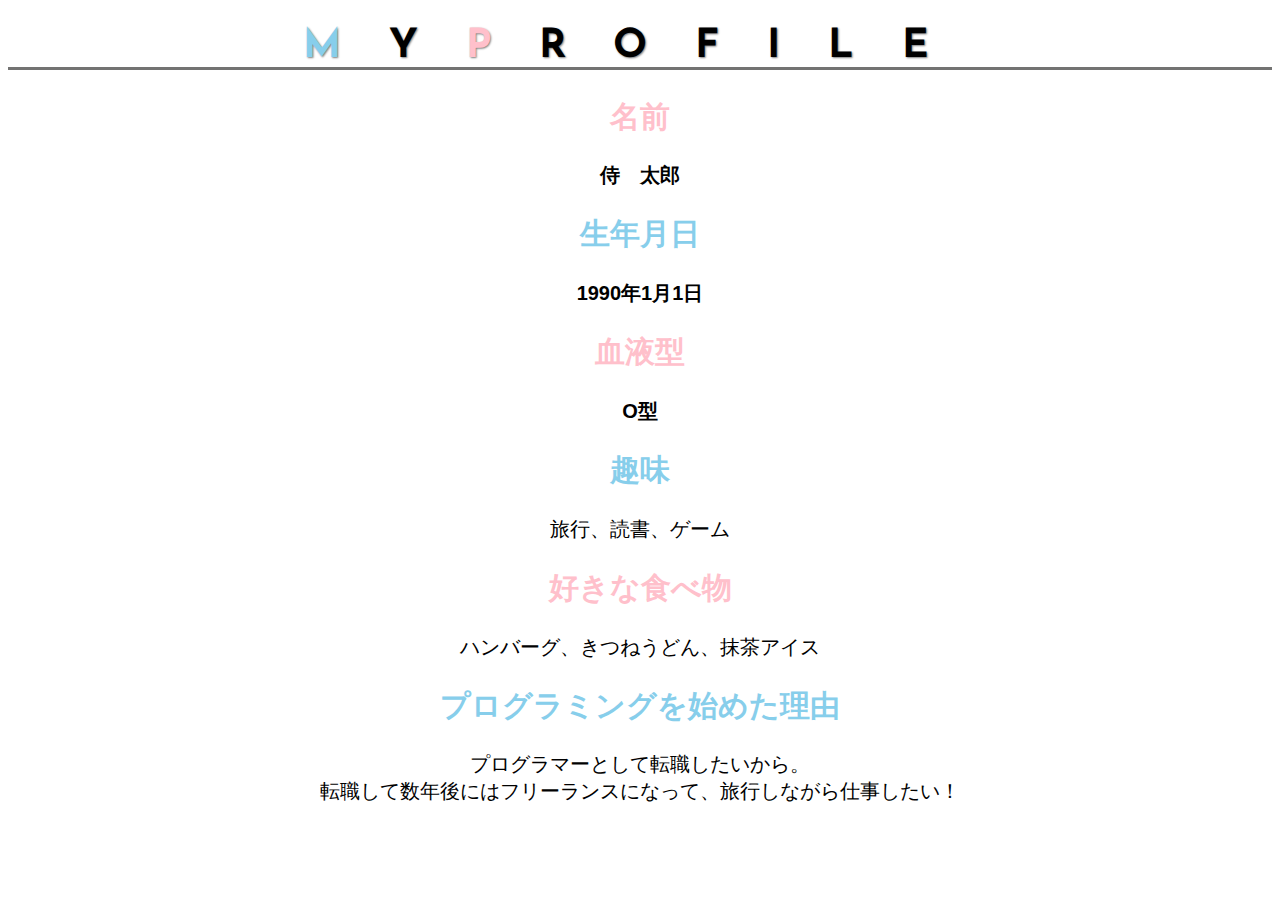
<file: kadai_015/kadai_015.html>
<!DOCTYPE html>
<html>
<head>
  <title>15章課題</title>
  <meta charset="UTF-8">
  <meta name="description" content="このページは15章の課題です。">
  <link rel="stylesheet" href="style.css">
  <link rel="preconnect" href="https://fonts.googleapis.com">
  <link rel="preconnect" href="https://fonts.gstatic.com" crossorigin>
  <link href="https://fonts.googleapis.com/css2?family=Josefin+Sans&display=swap" rel="stylesheet">
<link rel="preconnect" href="https://fonts.googleapis.com">
<link rel="preconnect" href="https://fonts.gstatic.com" crossorigin>
<link href="https://fonts.googleapis.com/css2?family=Josefin+Sans:ital,wght@0,100..700;1,100..700&display=swap" rel="stylesheet">

</head>
<body>
  <h1><span class="blue">M</span>Y<span class="pink">P</span>ROFILE</h1>
  <div id="basic">
    <h2 class="pink">名前</h2>
    <p>侍　太郎</p>
    <h2 class="blue">生年月日</h2>
    <p>1990年1月1日</p>
    <h2 class="pink">血液型</h2>
    <p>O型</p>
  </div>
  <h2 class="blue">趣味</h2>
  <p>旅行、読書、ゲーム</p>
  <h2 class="pink">好きな食べ物</h2>
  <p>ハンバーグ、きつねうどん、抹茶アイス</p>
  <h2 class="blue">プログラミングを始めた理由</h2>
  <p>プログラマーとして転職したいから。<br>転職して数年後にはフリーランスになって、旅行しながら仕事したい！</p>
</body>
</html>
</file>
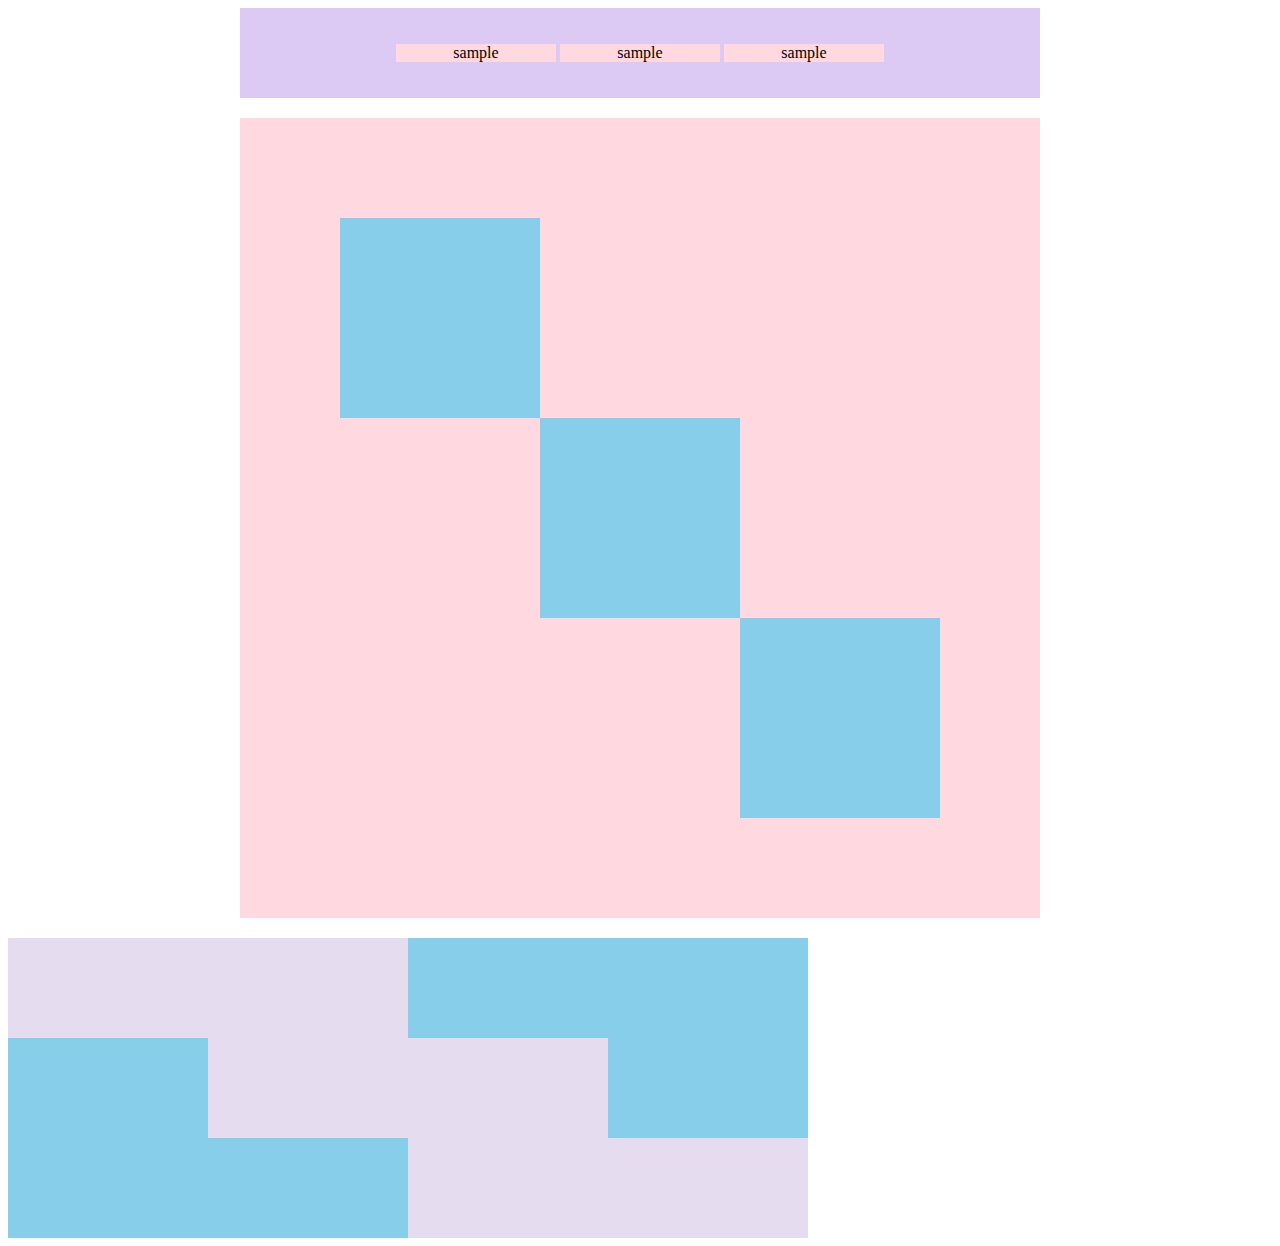
<file: kadai_018/kadai_018.html>
<!DOCTYPE html>
<html>
<head>
  <meta charset="UTF-8">
  <link rel="stylesheet" href="style.css">
  <meta name="description" content="このページは18章の課題です。">
  <title>18章課題</title>
</head>
<body>
  <div id="top">
    <p class="top-child">sample</p>
    <p class="top-child">sample</p>
    <p class="top-child">sample</p>
  </div>
  <div id="middle">
    <div id="middle-child01"></div>
    <div id="middle-child02"></div>
    <div id="middle-child03"></div>
  </div>
  <div id="bottom">
    <div id="bottom-child01"></div>
    <div id="bottom-child02"></div>
    <div id="bottom-child03"></div>
  </div>
</body>
</html>
</file>
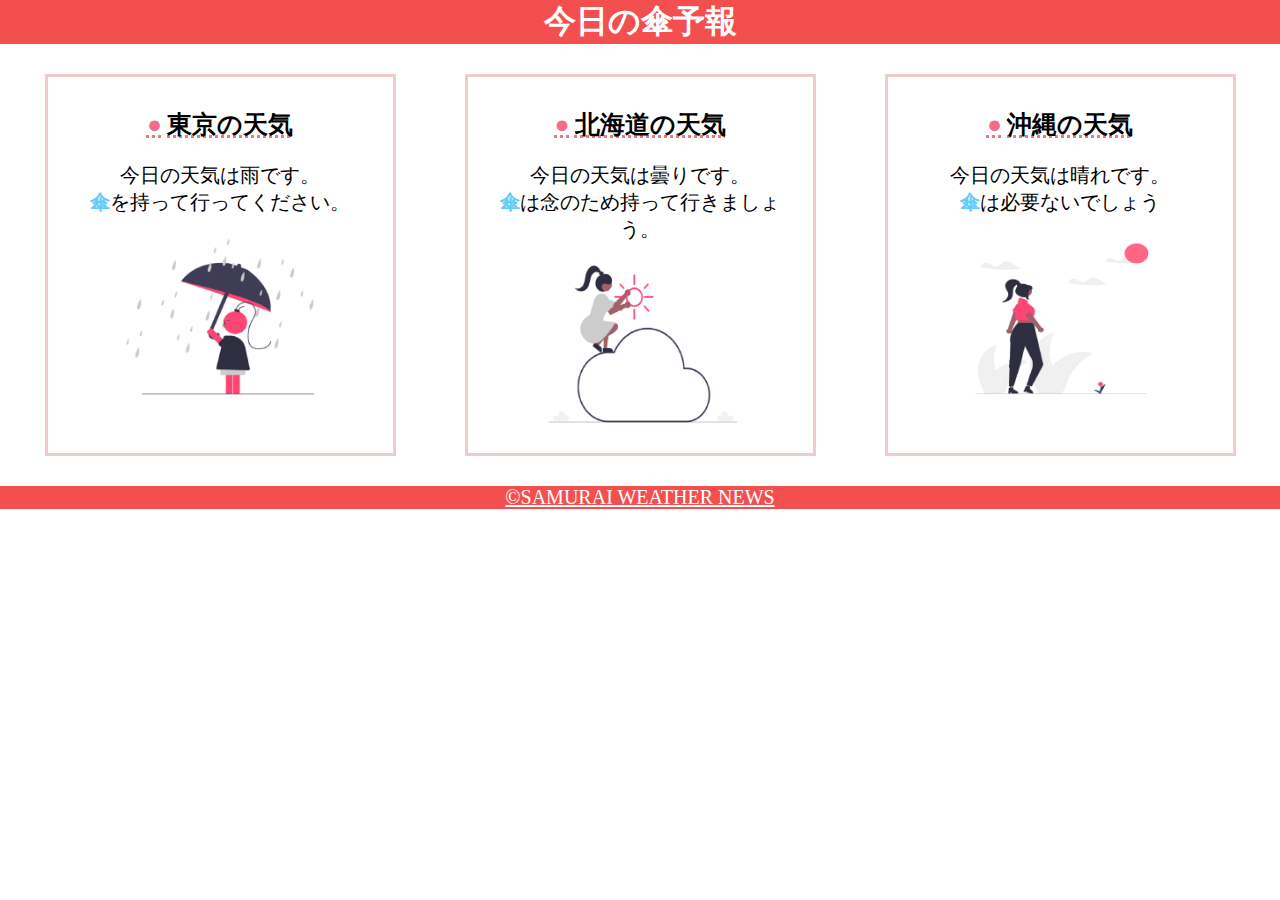
<file: kadai_022/kadai_022.html>
<!DOCTYPE html>
<html>
    <head>
        <meta charset="UTF-8">
        <meta name="viewport" content="width=device-width, initial-scale=1.0">
        <link rel="stylesheet" href="style.css">
        <meta name="description" content="このページは22章の課題です。">
        <title>22章課題</title>
    </head>
    <body>
       
        <header>
            <h1>今日の傘予報</h1>
        </header>  
 
        <main>

            <div id="parent">
                <div class="contents">
                    <h2>東京の天気</h2>
                    <p>今日の天気は雨です。</p>
                    <p>傘を持って行ってください。</p>
                    <img src="images/rainy.png" alt="雨">
                </div>
 
                <div class="contents">
                    <h2>北海道の天気</h2>
                    <p>今日の天気は曇りです。</p>
                    <p>傘は念のため持って行きましょう。</p>
                    <img src="images/cloudy.png" alt="曇り">
                </div>
 
                <div class="contents">
                    <h2>沖縄の天気</h2>
                    <p>今日の天気は晴れです。</p>
                    <p>傘は必要ないでしょう</p>
                    <img src="images/sunny.png" alt="晴れ">
                </div>

            </div>    
 
        </main>
 
        <footer>
            <a href="https://www.sejuku.net/corp/">&copy;SAMURAI WEATHER NEWS</a>
         </footer>
 
    </body>
</html>
</file>
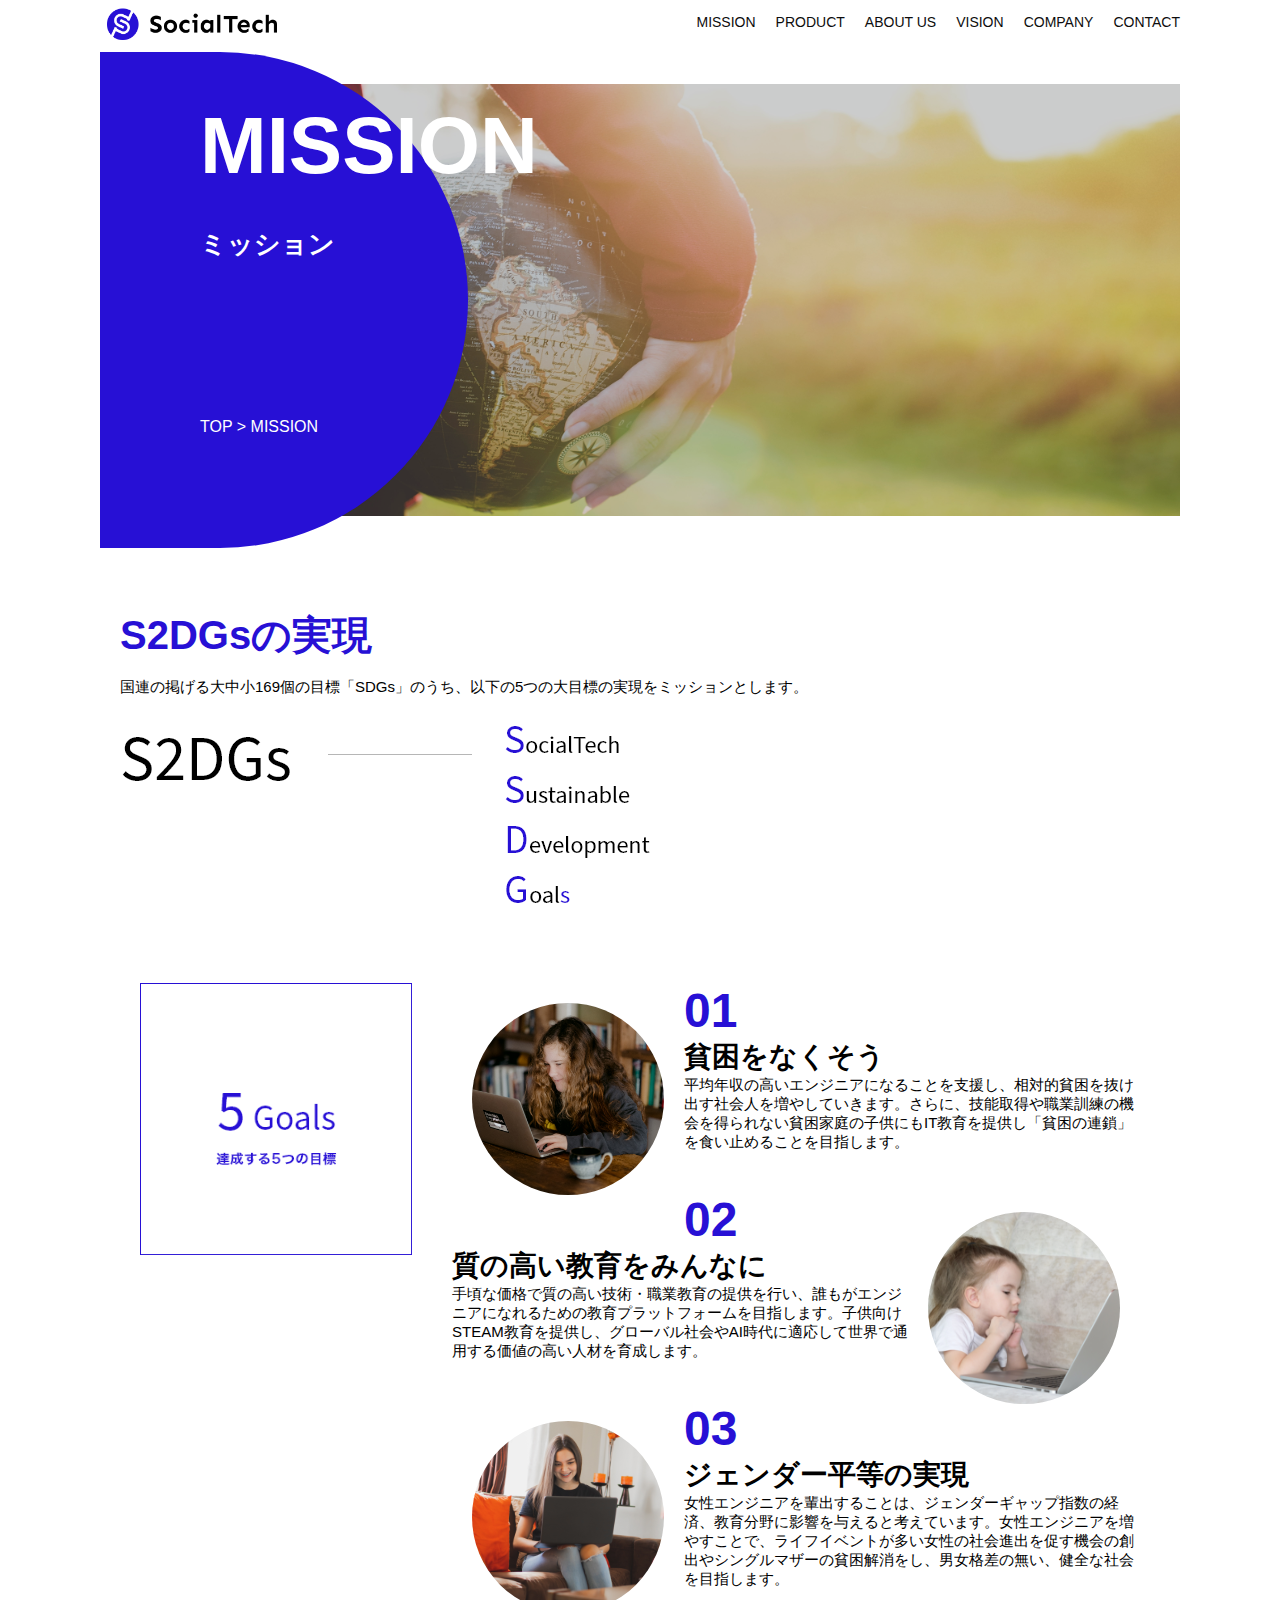
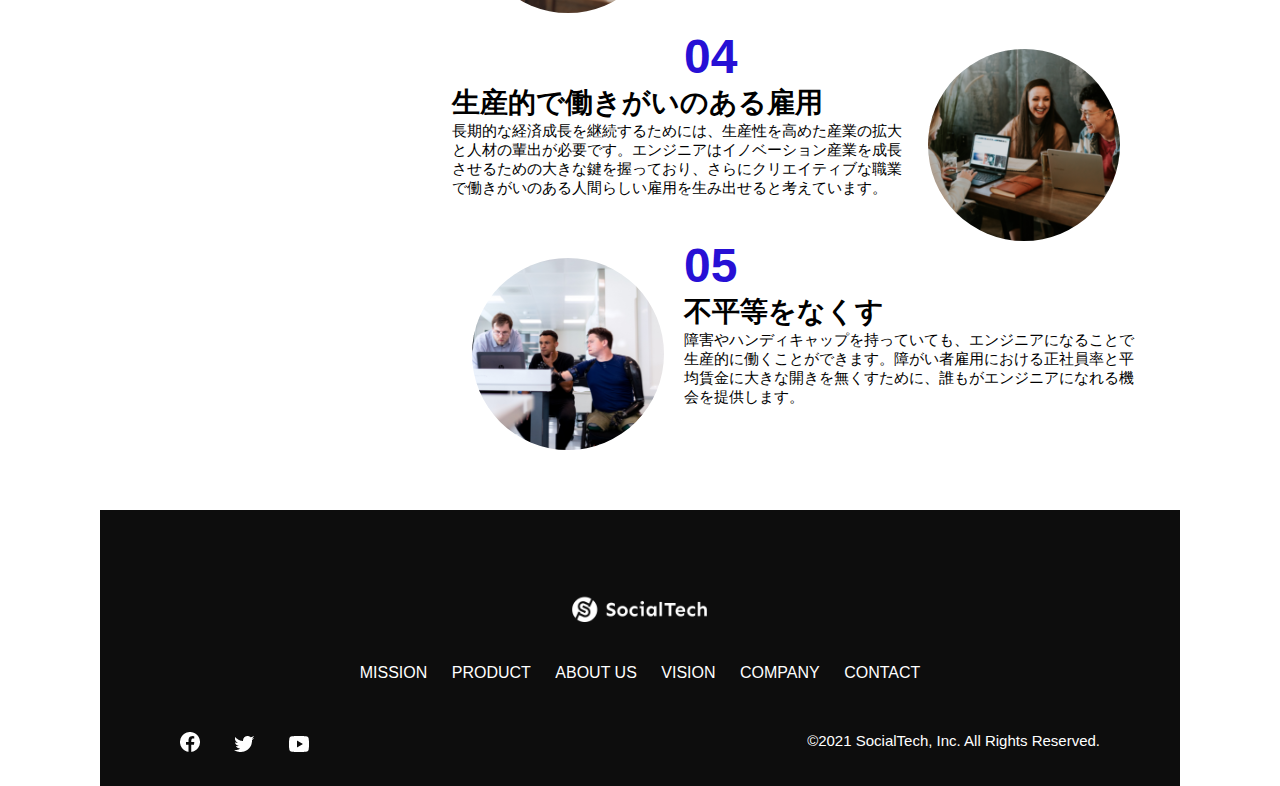
<file: socialtech/mission.html>
<!DOCTYPE html>
<html>
  <head>
    <title></title>
    <title>SocialTech - MISSION ミッション -</title>
    <meta charset="utf-8">
    <meta name="description" content="">
     <meta name="description" content="SocialTechが目指す5つの目標（S2DGs）を紹介します">
    <meta name="viewport" content="width=device-width, initial-scale=1.0">
    <link rel="stylesheet" href="style.css">
  </head>

  <body>
    <!-- ヘッダー -->
    <header>
      <!-- ロゴ -->
      <a href="index.html" id="logo">
        <img src="images/logo.png" alt="トップページに戻る">
      </a>

      <!-- PC用ナビゲーション -->
      <nav id="nav-pc">
        <ul>
          <li><a href="mission.html">MISSION</a></li>
          <li><a href="product.html">PRODUCT</a></li>
          <li><a href="index.html#aboutus">ABOUT US</a></li>
          <li><a href="index.html#vision">VISION</a></li>
          <li><a href="index.html#company">COMPANY</a></li>
          <li><a href="index.html#contact">CONTACT</a></li>
        </ul>
      </nav>

      <!-- スマホ用メニューボタン -->
      <button id="menu-sp" onclick="document.getElementById('nav-sp').style.display = 'block'">
        <img src="images/button-menu.png" alt="ナビゲーションを開く">
      </button>

      <!-- スマホ用ナビゲーション -->
      <div id="nav-sp">
        <button id="close" onclick="document.getElementById('nav-sp').style.display = 'none'">
          <img src="images/button-close.png" alt="ナビゲーションを閉じる">
        </button>

        <nav>
          <ul>
            <li>
              <a id="logo-sp" href="index.html" onclick="document.getElementById('nav-sp').style.display = 'none'"><img src="images/logo-sp.png" alt="トップページに戻る"></a>
            </li>
            <li><a class="menu" href="mission.html" onclick="document.getElementById('nav-sp').style.display = 'none'">MISSION</a></li>
            <li><a class="menu" href="product.html" onclick="document.getElementById('nav-sp').style.display = 'none'">PRODUCT</a></li>
            <li><a class="menu" href="index.html#aboutus" onclick="document.getElementById('nav-sp').style.display = 'none'">ABOUT US</a></li>
            <li><a class="menu" href="index.html#vision" onclick="document.getElementById('nav-sp').style.display = 'none'">VISION</a></li>
            <li><a class="menu" href="index.html#company" onclick="document.getElementById('nav-sp').style.display = 'none'">COMPANY</a></li>
            <li><a class="menu" href="index.html#contact" onclick="document.getElementById('nav-sp').style.display = 'none'">CONTACT</a></li>
          </ul>
        </nav>
        <div id="sns">
          <a href="https://www.facebook.com/sejuku2013">
            <img src="images/button-facebook.png" alt="Facebookのリンク">
          </a>
          <a href="https://twitter.com/samuraijuku">
            <img src="images/button-twitter.png" alt="Twitterのリンク">
          </a>
          <a href="https://www.youtube.com/channel/UCCFOQO5aDK0xXam4cUQXT8g">
            <img src="images/button-youtube.png" alt="YouTubeのリンク">
          </a>
        </div>
      </div>
    </header>

    <main>
      <article>
         <section id="mission-main">
           <div class="mission-main-inner">
             <div id="mission-title">
               <h1>MISSION<br><span>ミッション</span></h1>
               <p>TOP > MISSION</p>
             </div>
           </div>
         </section>
      <section id="mission-s2dgs">
            <h2 class="mission-h2">S2DGsの実現</h2>
            <p>国連の掲げる大中小169個の目標「SDGs」のうち、以下の5つの大目標の実現をミッションとします。</p>
            <img src="images/mission/mission-s2dgs.png" alt="S2DGs">
          </section>
                <section id="mission-five-goals">
           <div class="five-goals-image">
             <img src="images/mission/mission-5goals.png" alt="5Goals">
           </div>
 <div class="five-goals-read">
             <div>
               <img class="fivegoals-image-left" src="images/mission/mission-5goals01.png" alt="PCを操作する女の子">
               <span class="fivegoals-number">01</span>
               <h3 class="fivegoals-h3">貧困をなくそう</h3>
               <p class="fivegoals-p">平均年収の高いエンジニアになることを支援し、相対的貧困を抜け出す社会人を増やしていきます。さらに、技能取得や職業訓練の機会を得られない貧困家庭の子供にもIT教育を提供し「貧困の連鎖」を食い止めることを目指します。</p>
             </div>
             <div>
               <img class="fivegoals-image-right" src="images/mission/mission-5goals02.png" alt="PCを見つめる小さい女の子">
               <span class="fivegoals-number">02</span>
               <h3 class="fivegoals-h3">質の高い教育をみんなに</h3>
               <p class="fivegoals-p">手頃な価格で質の高い技術・職業教育の提供を行い、誰もがエンジニアになれるための教育プラットフォームを目指します。子供向けSTEAM教育を提供し、グローバル社会やAI時代に適応して世界で通用する価値の高い人材を育成します。</p>
             </div>
             <div>
               <img class="fivegoals-image-left" src="images/mission/mission-5goals03.png" alt="PCを操作する女性">
               <span class="fivegoals-number">03</span>
               <h3 class="fivegoals-h3">ジェンダー平等の実現</h3>
               <p class="fivegoals-p">女性エンジニアを輩出することは、ジェンダーギャップ指数の経済、教育分野に影響を与えると考えています。女性エンジニアを増やすことで、ライフイベントが多い女性の社会進出を促す機会の創出やシングルマザーの貧困解消をし、男女格差の無い、健全な社会を目指します。</p>
             </div>
             <div>
               <img class="fivegoals-image-right" src="images/mission/mission-5goals04.png" alt="笑顔で話し合う3人の男女">
               <span class="fivegoals-number">04</span>
               <h3 class="fivegoals-h3">生産的で働きがいのある雇用</h3>
               <p class="fivegoals-p">長期的な経済成長を継続するためには、生産性を高めた産業の拡大と人材の輩出が必要です。エンジニアはイノベーション産業を成長させるための大きな鍵を握っており、さらにクリエイティブな職業で働きがいのある人間らしい雇用を生み出せると考えています。</p>
             </div>
             <div>
               <img class="fivegoals-image-left" src="images/mission/mission-5goals05.png" alt="障害を持つ男性が生き生きと働く様子">
               <span class="fivegoals-number">05</span>
               <h3 class="fivegoals-h3">不平等をなくす</h3>
               <p class="fivegoals-p">障害やハンディキャップを持っていても、エンジニアになることで生産的に働くことができます。障がい者雇用における正社員率と平均賃金に大きな開きを無くすために、誰もがエンジニアになれる機会を提供します。</p>
             </div>
           </div>
         </section>
      </article>
    </main>

    <footer>
      <div id="footer-logo">
        <img src="images/logo-sp.png" alt="SocialTech">
      </div>
      <div id="footer-link">
        <a href="mission.html">MISSION</a>
        <a href="product.html">PRODUCT</a>
        <a href="index.html#aboutus">ABOUT US</a>
        <a href="index.html#vision">VISION</a>
        <a href="index.html#company">COMPANY</a>
        <a href="index.html#contact">CONTACT</a>
      </div>
      <div id="sns-footer">
        <div class="sns-btns">
          <a href="https://www.facebook.com/sejuku2013"><img src="images/button-facebook.png" alt="Facebookのリンク"></a>
          <a href="https://twitter.com/samuraijuku"><img src="images/button-twitter.png" alt="Twitterのリンク"></a>
          <a href="https://www.youtube.com/channel/UCCFOQO5aDK0xXam4cUQXT8g"><img src="images/button-youtube.png" alt="YouTubeのリンク"></a>
        </div>
        <p id="copyright">&copy;2021 SocialTech, Inc. All Rights Reserved.</p>
      </div>
    </footer>

  </body>
</html>
</file>
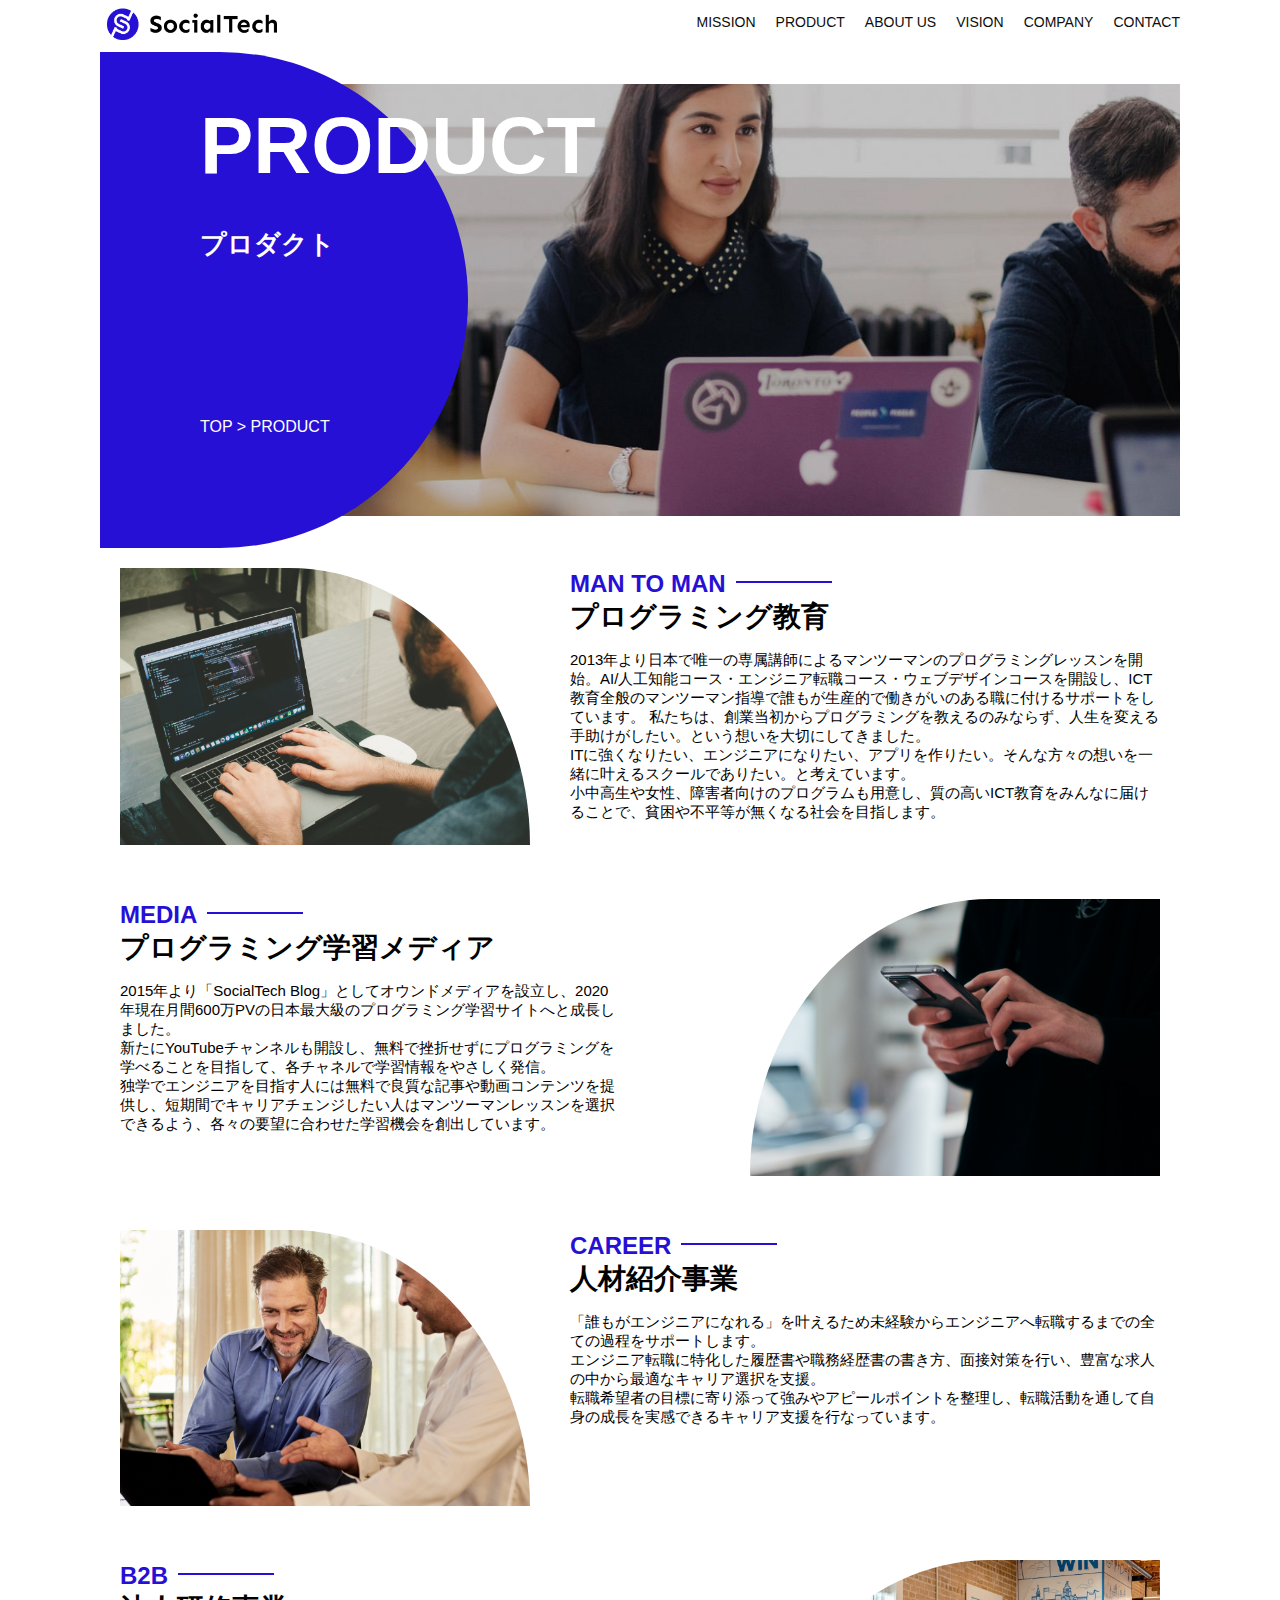
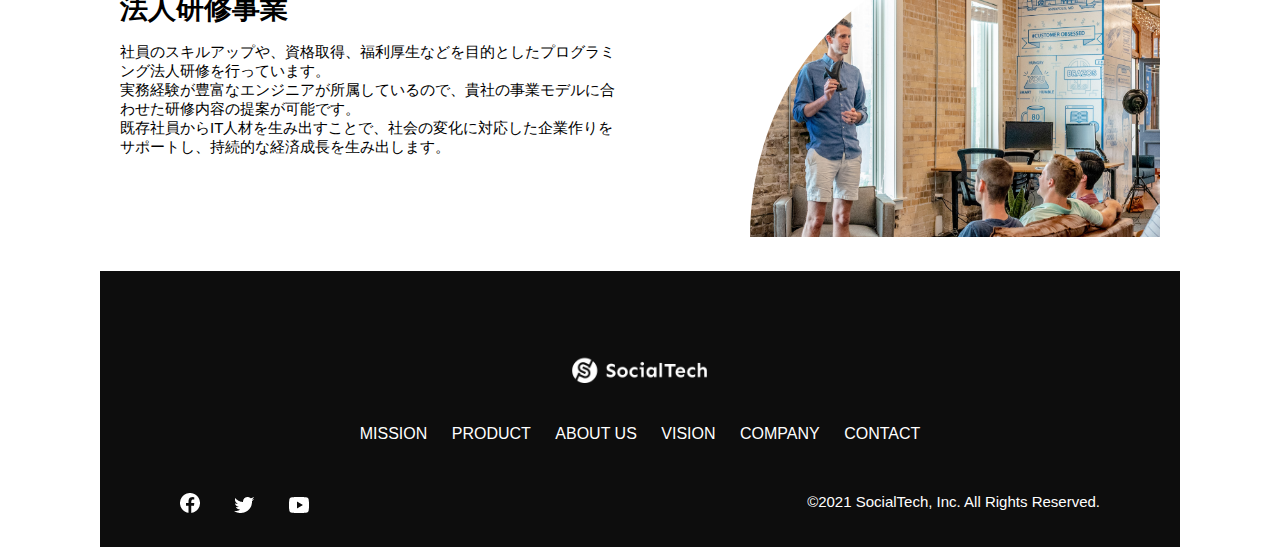
<file: socialtech/product.html>
<!DOCTYPE html>
<html>
  <head>
    <title></title>
    <title>SocialTech -PRODUCT プロダクト-</title>
    <meta charset="utf-8">
    <meta name="description" content="">
    <meta name="description" content="SocialTechの4つのプロダクトを紹介します">
    <meta name="viewport" content="width=device-width, initial-scale=1.0">
    <link rel="stylesheet" href="style.css">
  </head>

  <body>
    <!-- ヘッダー -->
    <header>
      <!-- ロゴ -->
      <a href="index.html" id="logo">
        <img src="images/logo.png" alt="トップページに戻る">
      </a>

      <!-- PC用ナビゲーション -->
      <nav id="nav-pc">
        <ul>
          <li><a href="mission.html">MISSION</a></li>
          <li><a href="product.html">PRODUCT</a></li>
          <li><a href="index.html#aboutus">ABOUT US</a></li>
          <li><a href="index.html#vision">VISION</a></li>
          <li><a href="index.html#company">COMPANY</a></li>
          <li><a href="index.html#contact">CONTACT</a></li>
        </ul>
      </nav>

      <!-- スマホ用メニューボタン -->
      <button id="menu-sp" onclick="document.getElementById('nav-sp').style.display = 'block'">
        <img src="images/button-menu.png" alt="ナビゲーションを開く">
      </button>

      <!-- スマホ用ナビゲーション -->
      <div id="nav-sp">
        <button id="close" onclick="document.getElementById('nav-sp').style.display = 'none'">
          <img src="images/button-close.png" alt="ナビゲーションを閉じる">
        </button>

        <nav>
          <ul>
            <li>
              <a id="logo-sp" href="index.html" onclick="document.getElementById('nav-sp').style.display = 'none'"><img src="images/logo-sp.png" alt="トップページに戻る"></a>
            </li>
            <li><a class="menu" href="mission.html" onclick="document.getElementById('nav-sp').style.display = 'none'">MISSION</a></li>
            <li><a class="menu" href="product.html" onclick="document.getElementById('nav-sp').style.display = 'none'">PRODUCT</a></li>
            <li><a class="menu" href="index.html#aboutus" onclick="document.getElementById('nav-sp').style.display = 'none'">ABOUT US</a></li>
            <li><a class="menu" href="index.html#vision" onclick="document.getElementById('nav-sp').style.display = 'none'">VISION</a></li>
            <li><a class="menu" href="index.html#company" onclick="document.getElementById('nav-sp').style.display = 'none'">COMPANY</a></li>
            <li><a class="menu" href="index.html#contact" onclick="document.getElementById('nav-sp').style.display = 'none'">CONTACT</a></li>
          </ul>
        </nav>
        <div id="sns">
          <a href="https://www.facebook.com/sejuku2013">
            <img src="images/button-facebook.png" alt="Facebookのリンク">
          </a>
          <a href="https://twitter.com/samuraijuku">
            <img src="images/button-twitter.png" alt="Twitterのリンク">
          </a>
          <a href="https://www.youtube.com/channel/UCCFOQO5aDK0xXam4cUQXT8g">
            <img src="images/button-youtube.png" alt="YouTubeのリンク">
          </a>
        </div>
      </div>
    </header>

    <main>
      <article>
        <section id="product-main">
           <div class="product-main-inner">
             <div id="product-title">
               <h1>PRODUCT<br><span>プロダクト</span></h1>
               <p>TOP > PRODUCT</p>
             </div>
           </div>
         </section> 
          <section class="product-section product-section-left">
           <div class="product-section-img">
             <img src="images/product/product-mantoman.png" alt="PCでコードを書く男性">
           </div>
           <div class="product-read">
             <h2 class="product-h2">MAN TO MAN</h2>
             <h3 class="product-h3">プログラミング教育</h3>
             <p>
               2013年より日本で唯一の専属講師によるマンツーマンのプログラミングレッスンを開始。AI/人工知能コース・エンジニア転職コース・ウェブデザインコースを開設し、ICT教育全般のマンツーマン指導で誰もが生産的で働きがいのある職に付けるサポートをしています。 私たちは、創業当初からプログラミングを教えるのみならず、人生を変える手助けがしたい。という想いを大切にしてきました。<br>ITに強くなりたい、エンジニアになりたい、アプリを作りたい。そんな方々の想いを一緒に叶えるスクールでありたい。と考えています。<br>小中高生や女性、障害者向けのプログラムも用意し、質の高いICT教育をみんなに届けることで、貧困や不平等が無くなる社会を目指します。
             </p>
           </div>
         </section>
 
         <section class="product-section product-section-right">
           <div class="product-read">
             <h2 class="product-h2">MEDIA</h2>
             <h3 class="product-h3">プログラミング学習メディア</h3>
             <p>2015年より「SocialTech Blog」としてオウンドメディアを設立し、2020年現在月間600万PVの日本最大級のプログラミング学習サイトへと成長しました。<br>新たにYouTubeチャンネルも開設し、無料で挫折せずにプログラミングを学べることを目指して、各チャネルで学習情報をやさしく発信。<br>独学でエンジニアを目指す人には無料で良質な記事や動画コンテンツを提供し、短期間でキャリアチェンジしたい人はマンツーマンレッスンを選択できるよう、各々の要望に合わせた学習機会を創出しています。</p>
           </div>
           <div class="product-section-img">
             <img src="images/product/product-media.png" alt="スマートフォンを操作する人">
           </div>
         </section>
 
         <section class="product-section product-section-left">
           <div class="product-section-img">
             <img src="images/product/product-career.png" alt="笑顔で話し合う2人の男性">
           </div>
           <div class="product-read">
             <h2 class="product-h2">CAREER</h2>
             <h3 class="product-h3">人材紹介事業</h3>
             <p>「誰もがエンジニアになれる」を叶えるため未経験からエンジニアへ転職するまでの全ての過程をサポートします。<br>エンジニア転職に特化した履歴書や職務経歴書の書き方、面接対策を行い、豊富な求人の中から最適なキャリア選択を支援。<br>転職希望者の目標に寄り添って強みやアピールポイントを整理し、転職活動を通して自身の成長を実感できるキャリア支援を行なっています。<br></p>
           </div>
         </section>
 
         <section class="product-section product-section-right">
           <div class="product-read">
             <h2 class="product-h2">B2B</h2>
             <h3 class="product-h3">法人研修事業</h3>
             <p>社員のスキルアップや、資格取得、福利厚生などを目的としたプログラミング法人研修を行っています。<br>実務経験が豊富なエンジニアが所属しているので、貴社の事業モデルに合わせた研修内容の提案が可能です。<br>既存社員からIT人材を生み出すことで、社会の変化に対応した企業作りをサポートし、持続的な経済成長を生み出します。</p>
           </div>
           <div class="product-section-img">
             <img src="images/product/product-b2b.png" alt="講演中の男性とそれを聴く人々">
           </div>
         </section>

      </article>
    </main>

    <footer>
      <div id="footer-logo">
        <img src="images/logo-sp.png" alt="SocialTech">
      </div>
      <div id="footer-link">
        <a href="mission.html">MISSION</a>
        <a href="product.html">PRODUCT</a>
        <a href="index.html#aboutus">ABOUT US</a>
        <a href="index.html#vision">VISION</a>
        <a href="index.html#company">COMPANY</a>
        <a href="index.html#contact">CONTACT</a>
      </div>
      <div id="sns-footer">
        <div class="sns-btns">
          <a href="https://www.facebook.com/sejuku2013"><img src="images/button-facebook.png" alt="Facebookのリンク"></a>
          <a href="https://twitter.com/samuraijuku"><img src="images/button-twitter.png" alt="Twitterのリンク"></a>
          <a href="https://www.youtube.com/channel/UCCFOQO5aDK0xXam4cUQXT8g"><img src="images/button-youtube.png" alt="YouTubeのリンク"></a>
        </div>
        <p id="copyright">&copy;2021 SocialTech, Inc. All Rights Reserved.</p>
      </div>
    </footer>
    
  </body>
</html>
</file>
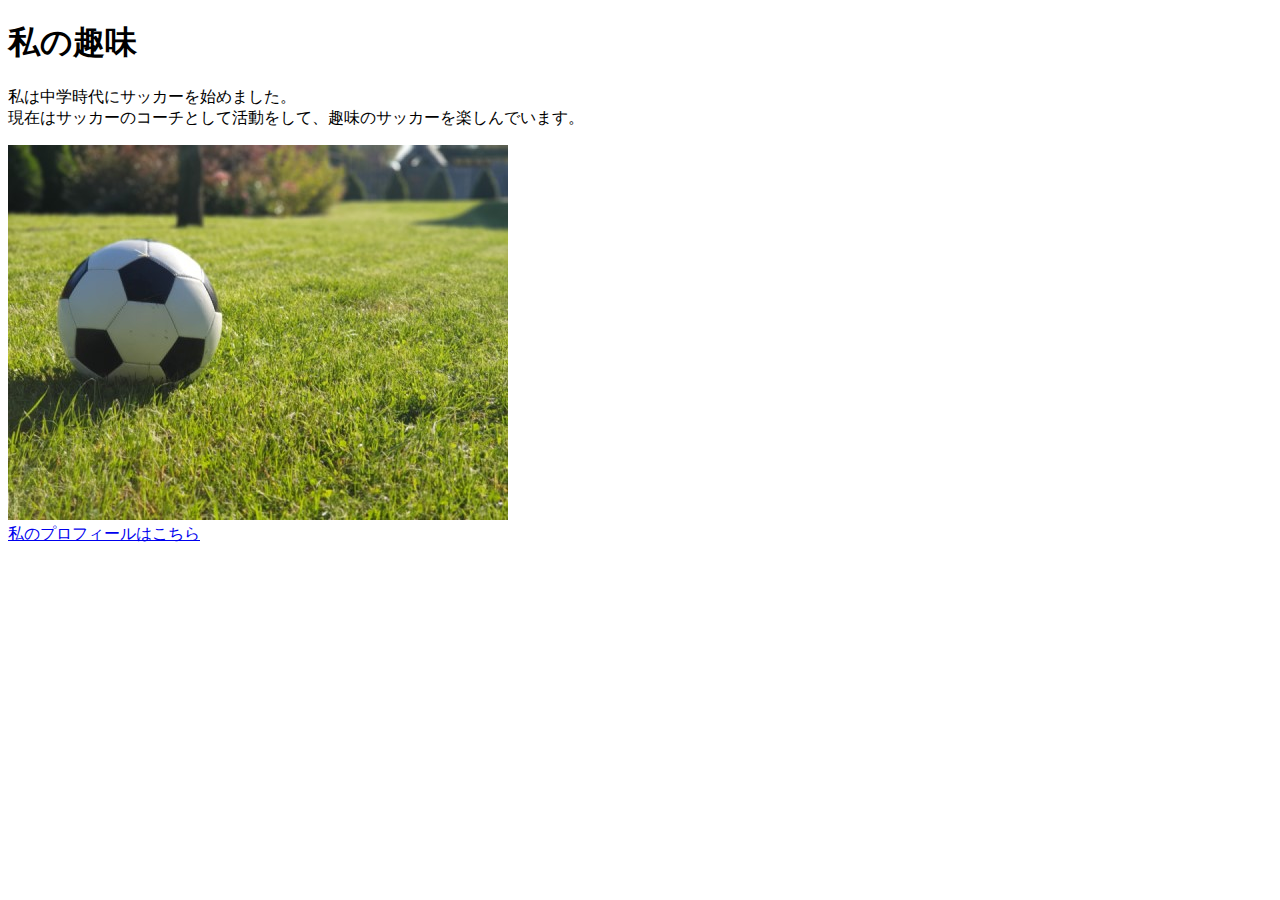
<file: kadai_005/html/kadai_005.html>
<!DOCTYPE html>
<html>
<head>
  <title>5章課題</title>
  <meta name="description" content="このページは5章の課題です。">
  <meta charset="UTF-8">
</head>
<body>
  <h1>私の趣味</h1>
  <p>私は中学時代にサッカーを始めました。
    <br>
    現在はサッカーのコーチとして活動をして、趣味のサッカーを楽しんでいます。
  </p>
  <img src="../images/sample.jpg" alt="サッカーボール"><br>
  <a href="https://x.com/samuraijuku">私のプロフィールはこちら</a>
</body>
</html>
</file>
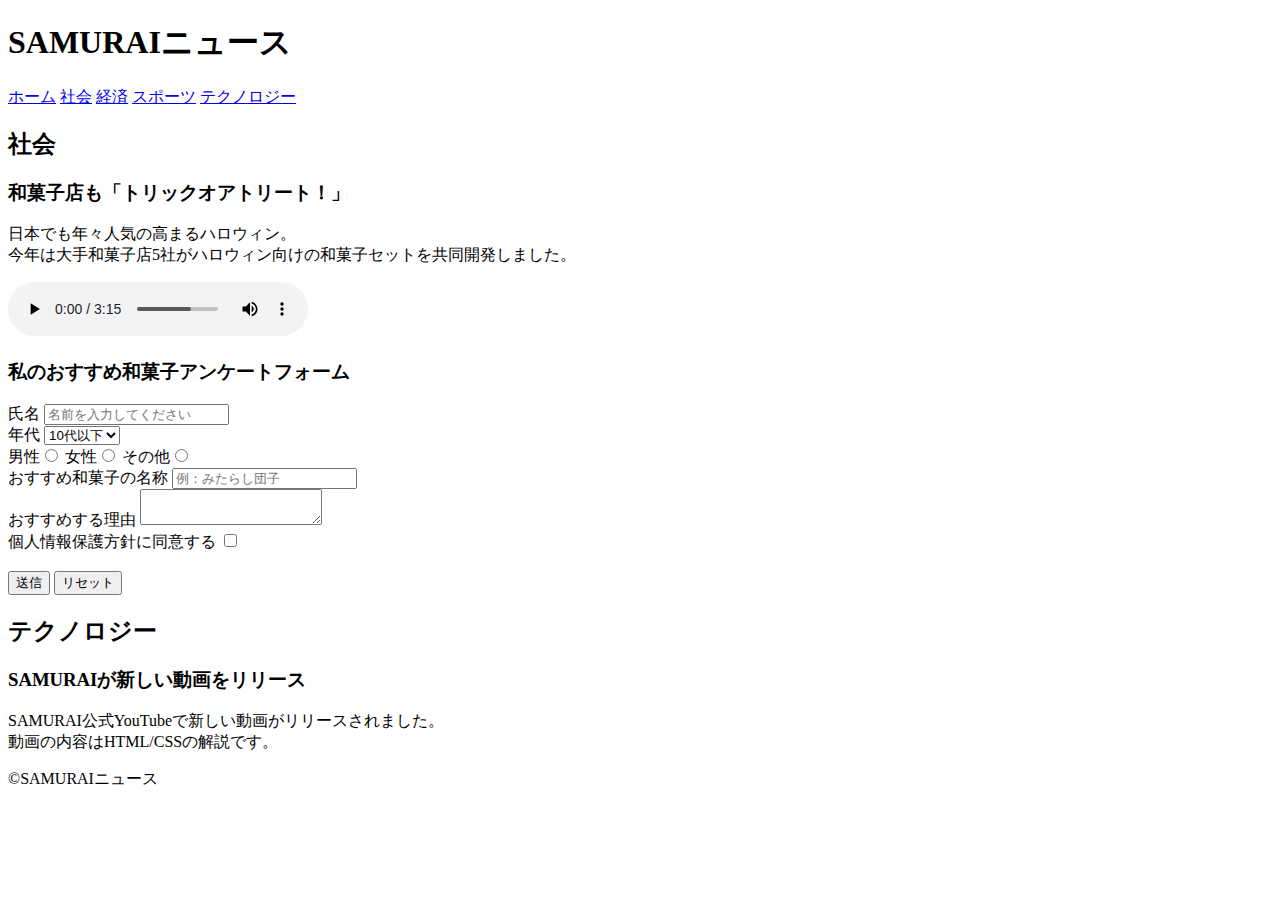
<file: kadai_008/kadai_008/kadai_008.html>
<!DOCTYPE html>
<html>
<head>
  <title>8章課題</title>
  <meta name="description" content="このページは8章の課題です。">
  <meta charset="UTF-8">
</head>
<body>
  <header>
    <h1>SAMURAIニュース</h1>
    
        <nav>
      <a href="https://www.sejuku.net">ホーム</a>
      <a href="https://www.sejuku.net">社会</a>
      <a href="https://www.sejuku.net">経済</a>
      <a href="https://www.sejuku.net">スポーツ</a>
      <a href="https://www.sejuku.net">テクノロジー</a>
    </nav> 
  </header>
  <main>
    <article>
      <h2>社会</h2>
      <section>
        <h3>和菓子店も「トリックオアトリート！」</h3>
       <p> 日本でも年々人気の高まるハロウィン。<br>
        
        今年は大手和菓子店5社がハロウィン向けの和菓子セットを共同開発しました。</p>
         <audio src="ichi.mp3" controls></audio> 
       </section>
      <section>
        <h3>私のおすすめ和菓子アンケートフォーム</h3>
    <form> 
    <label>氏名</label> 
    <input type="text" placeholder="名前を入力してください">
    <br> 

    <label>年代</label> 
    <select> 
      <option>10代以下</option> 
      <option>20代</option> 
      <option>30代</option> 
      <option>40代以上</option> 
    </select>
    <br>
    <label>男性</label><input type="radio" name="gender"> 
    <label>女性</label><input type="radio" name="gender"> 
    <label>その他</label><input type="radio" name="gender"> 
    <br> 

      <label>おすすめ和菓子の名称</label>
      <input type="text" placeholder="例：みたらし団子">
    <br> 
<label> おすすめする理由</label>
<textarea></textarea>
<br>
    <label>個人情報保護方針に同意する</label> 
    <input type="checkbox"> 
    <br> 
    <br> 

    <input type="submit" value="送信"> 
    <input type="reset" value="リセット">
  </form>
      </section>
    </article>
    <article>
      <h2>テクノロジー</h2>
      <section>
        <h3>SAMURAIが新しい動画をリリース</h3>
       <p> SAMURAI公式YouTubeで新しい動画がリリースされました。<br>
        動画の内容はHTML/CSSの解説です。</p>
      </section>
    </article>
  </main>
  <footer>
    <p>&copy;SAMURAIニュース</p>
  </footer>
</body>
</html>
</file>
<file: kadai_013/style.css>
/* PC、スマホ共通スタイル */
body {
  font-family: "Source Sans Pro", "Hiragino Kaku Gothic ProN", Meiryo, Arial,
    sans-serif;
}

p {
  font-size: 15px;
}

#main-visual>img {
  width: 100%;
}

/*================
PC用のスタイル 
=================*/
@media screen and (min-width: 768px) {
  /* 横幅設定 */
  body {
    max-width: 1080px;
    min-width: 960px;
    margin: 0 auto 0 auto;
  }

  /* ヘッダー */
  header {
    display: flex;
    justify-content: space-between;
  }

  /* ナビゲーションのレイアウト */
  #nav-pc {
    text-align: right;
    font-size: 14px;
    padding-top: 15px;
  }

  /* ナビゲーションのリンクの装飾設定 */
  #nav-pc>a {
    text-decoration: none;
    margin-left: 20px;
  }

  #nav-pc>a:link {
    color: #0d0d0d;
  }

  #nav-pc>a:visited {
    color: #0d0d0d;
  }

  #nav-pc>a:hover {
    color: #0d0d0d;
    text-decoration: underline;
  }

  #nav-pc>a:active {
    color: #0d0d0d;
  }
  #menu-sp{
        display: none;
    }
        #nav-sp{
            display: none;
  }
}

body{
 min-width:  375px; 
 margin: 0;
}
#nav-pc{
    display:none ;}
#menu-sp{
float:right ;
padding: 0;
}
#nav-sp{
    background-color:#ce933e;
    position:absolute ;
    left:0 ;
    top: 0;
    height: 100%;
    width: 100%;
    display: none;
    z-index: 100;
}
#nav-sp ul{
    padding-left: 0;
}
#nav-sp li{
list-style: none;
}
#close{
    position:absolute ;
    top: 20px;
    right: 20px;
}
#logo-sp{
    margin:80px 0px 30px 20px ;
}
#nav-so a{
    display: block;
}
#nav-sp a:link{
    color: #fff;
}
#nav-sp a:visited{
    color: #fff;
}
#mav-sp a:hover{
    text-decoration:underline ;
}
#nav-sp a:active{
    color: #fff;
}
#nav-sp.menu{
    text-decoration: none;
    display: block;
    margin-right:20px;
    margin-left: 20px;
    height: 44px;
    font-size: 16px;
    background-image: url("images/arrow.png");
    background-repeat: no-repeat;
    background-position: right top;
}
@media screen and (max-width: 767px){
    
    }
</file>
<file: socialtech/style.css>
/* PC、スマホ共通スタイル */
* {
   box-sizing: border-box;
 }

p {
  font-size: 15px;
}

body {
   max-width: 1080px;
   margin: 0 auto 0 auto;
    font-family: "Source Sans Pro", "Hiragino Kaku Gothic ProN", Meiryo, Arial, sans-serif;
 }
 
 /* ヘッダー */
 header {
   display: flex;
   justify-content: space-between;
 }

  /* ナビゲーションのレイアウト */
 #nav-pc {
   font-size: 14px;
 }
 
 #nav-pc ul {
   display: flex;
   padding-left: 0;
 }
 
 #nav-pc li {
   list-style: none;
 }
 
 /* ナビゲーションのリンクの装飾設定 */
 #nav-pc a {
   text-decoration: none;
   margin-left: 20px;
   color: #0d0d0d;
 }
 
 #nav-pc a:hover {
   text-decoration: underline;
 }
/* スマホ用ナビを非表示 */
#nav-sp,
#menu-sp {
  display: none;
}

 /* メインビジュアル*/
 #main-visual {
   position: relative;
   height: 400px;
 }

  #main-message {
   position: absolute;
   top: 0;
   left: 0;
   background-color: #2710d5;
   color: #ffffff;
   border-radius: 0 0 476px 0;
   max-width: 620px;
   height: 100%;
   width: 100%;
   z-index: 11;
 }
 
 #main-message > h1 {
   font-size: 60px;
   margin: 100px 0 0 50px;
 }
 #main-message > p { 
   font-size: 28px;
   margin: 0 0 0 50px;
 }

 #main-visual > img {
   max-width: 620px;
   border-radius: 476px 0 0 0;
   position: absolute;
   top: 0;
   right: 0;
   z-index: 10;
 }

 /* 見出し */
 h2 {
   margin: 40px 0 0 0;
 }
 
 h2::after {
   content: url("images/line.png");
   margin-left: 10px;
 }
 
 h3 {
   font-size: 27px;
 }

 /* ミッション */
 #mission {
   margin: 80px auto 80px auto;
 }
 
 #mission-flex {
   display: flex;
 }

 #mission-flex > div {
   width: 50%;
   margin: 20px;
 }
 
 #mission-photo {
   width: 100%;
 }
 
 #s2dgs {
   margin-top: 50px;
   width: 100%;
 }
 /* プロダクト */
 #product {
   background-color: #fafafa;
   margin: 80px 0 80px 0;
   padding: 10px 40px 0px 40px;
 }
 
 /* 外枠 */
 #product .product-flex {
   margin-top: 40px;
   display: flex;
 }
 
 /* 左のカラム */
 #product-left {
   width: 50%;
   margin-right: 20px;
 }
 
 /* 右のカラム */
 #product-right {
   width: 50%;
   margin-left: 20px;
   margin-top: 80px;
 }
 
 /* 画像＋説明の枠 */
 #product-left > div {
   position: relative;
   height: 480px;
   margin-right: 20px;
 }
 #product-right > div {
   position: relative;
   height: 480px;
   margin-left: 20px;
 }
 /* 画像 */
 .product-photo {
   width: 100%;
 }

 /* 説明文の枠 */
 .product-explain {
   background-color: #ffffff;
   position: absolute;
   left: 0;
   bottom: 50px;
   margin: 0 40px 0 40px;
   padding: 20px;
   box-shadow: 5px 5px 10px rgba(0, 0, 0, 0.05);
 }
 
 /* 説明文の英語 */
 .product-explain > span {
   color: #2710d5;
   font-weight: bold;
   font-size: 16px;
   margin: 0;
 }
 
 /* 説明文の見出し */
 .product-explain > h3 {
   margin: 5px 0 5px 0;
 }
 
 /* 説明文 */
 .product-explain > p {
   font-size: 14px;
   margin: 0;
 }
 
 /* もっと見るボタン */
 #product-more {
   text-align: center;
 }
 
 #product-more a {
   position: relative;
   bottom: -42px;
 }
 /* ABOUT US */
 #aboutus {
   margin: 80px auto 80px auto;
 }
 
 /* 3つの組織文化と画像を入れる枠 */
 #aboutus > div {
   display: flex;
 }
 /* 画像 */
 .culture-img {
   width: 50%;
   align-self: flex-start;
 }
 
 .culture-img2 {
   margin-top: 50px;
   width: 100%;
 }
 /* 3つの組織文化の表 */
 .culture-table {
   margin-right: 50px;
 }
 /* 番号 */
 .culture-num {
   font-size: 80px;
   color: #2710d5;
   padding: 0 20px 0 0;
 }

 /* 見出し */
 .culture-table th {
   text-align: left;
   font-size: 28px;
   font-weight: bold;
 }

 /* 組織文化英語 */
 .culture-en {
   color: #2710d5;
   font-size: 24px;
 }

 /* 説明文 */
 .culture-description {
   margin: 0;
 }
 /* ビジョン */
 #vision {
   margin: 80px auto 80px auto;
 }
 
 /* セクション内の外枠*/
 #vision > div {
   display: flex;
   justify-content: space-between;
   flex-wrap: wrap;
 }
 
 /*7つの行動指針の枠*/
 .vision-box {
   width: 300px;
   height: 300px;
   margin-bottom: 30px;
   position: relative;
 }
 .vision-box > img {
   width: 100%;
   position: relative;
   z-index: 30;
 }
 
 .vision-box > div {
   position: absolute;
   top: 0;
   left: 0;
   z-index: 31;
   margin-right: 20px;
 }
 
 .vision-box > div > h4 {
   color: #2710d5;
   font-size: 19px;
   margin: 80px 0 0 0;
 }
 
 .vision-box > div > h4::first-letter {
   font-size: 40px;
 }
 
 .vision-box > div > h5 {
   font-size: 20px;
   margin: 0 0 0 0;
 }
 
 .vision-box > div > p {
   margin: 10px 0 0 0;
 }
 /* 会社概要 */
 #company {
   margin: 80px auto 80px auto;
 }
 #company-table {
   width: 100%;
 }
 
 .tableheader {
   text-align: left;
   padding: 20px;
   border-bottom-color: #2710d5;
   border-bottom-width: 1px;
   border-bottom-style: solid;
   width: 100px;
 }
 
 .tableheader-first {
   border-top-color: #2710d5;
   border-top-width: 1px;
   border-top-style: solid;
 }
 
 .cell {
   padding: 30px;
   border-bottom-color: #ececec;
   border-bottom-width: 1px;
   border-bottom-style: solid;
 }
 
 .cell-first {
   border-top-color: #ececec;
   border-top-width: 1px;
   border-top-style: solid;
 }
 #company > iframe {
   width: 100%;
   height: 368px;
   margin-top: 40px;
 }
  /* お問い合わせ */
 #contact {
   margin: 80px auto 80px auto;
 }
 
 /* 外枠 */
 #contact > form > div {
   display: flex;
   flex-direction: row;
   flex-wrap: wrap;
   padding-bottom: 30px;
 }
/* 左列の見出し */
 .contact-heading {
   width: 240px;
   align-self: center;
 }
 /* 見出しのラベル */
 .contact-label {
   font-weight: bold;
 }
 /* 必須 */
 .contact-span {
   color: #ce2222;
   margin: 0 0 0 20px;
   font-weight: bold;
 }
 /* テキストボックス */
 .contact-textbox {
   border-top: 0px;
   border-left: 0px;
   border-right: 0px;
   border-bottom-width: 1px;
   border-bottom-color: #707070;
   border-style: solid;
   background-color: #fafafa;
   width: 400px;
   height: 56px;
 }
 
 /* お問い合わせ内容のテキストエリア */
 .contact-textarea {
   border-top: 0px;
   border-left: 0px;
   border-right: 0px;
   border-bottom-width: 1px;
   border-bottom-color: #707070;
   background-color: #fafafa;
   width: 400px;
   height: 200px;
 }
 /* 個人情報の取り扱い */
 #contact dt {
   font-weight: bold;
 }
 
 #contact dd {
   margin: 0 0 16px 0;
 }
 
 #contact dd p {
   margin: 0;
 }
 
 #contact dd ul {
   padding-left: 0;
 }
 
 #contact dd li {
   margin-bottom: 0;
   list-style: none;
 }
  /* フッター */
 footer {
   background-color: #0d0d0d;
   text-align: center;
   padding: 80px 80px 30px 80px;
 }
 
 #footer-logo {
   margin-bottom: 30px;
 }
  #footer-link {
   margin-bottom: 50px;
 }
 
 #footer-link > a {
   text-decoration: none;
   margin: 10px;
   color: #ffffff;
 }
 
 #footer-link > a:hover {
   text-decoration: underline;
 }
  #sns-footer {
   display: flex;
   justify-content: space-between;
 }
 
 #sns-footer a {
   margin-right: 30px;
 }
 
 #copyright {
   color: #ffffff;
   margin: 0;
 }
  /* mission.html用スタイル */
 /* ミッションのメインビジュアル */
 .mission-main-inner {
   background-image: url("images/mission/mission-main.png");
   background-repeat: no-repeat;
   background-position-y: center;
 }
 
 #mission-title {
   background-color: #2710d5;
   width: 368px;
   color: #ffffff;
   height: 496px;
   border-radius: 0 248px 248px 0;
   position: relative;
 }
 
 #mission-title h1 {
   position: absolute;
   top: 0;
   left: 100px;
   font-size: 80px;
   line-height: 1;
 }
 
 #mission-title h1 span {
   font-size: 26px;
 }
 
 #mission-title > p {
   position: absolute;
   top: 350px;
   left: 100px;
   font-size: 16px;
 }
 /* ミッションページ　S2DGSの設定 */
 #mission-s2dgs {
   padding: 20px;
 }
 
 .mission-h2 {
   color: #2710d5;
   font-size: 40px;
 }
 
 .mission-h2::after {
   content: none;
 }
 /* ミッションページ　5つのゴールの設定 */
 #mission-five-goals {
   padding: 20px;
   display: flex;
 }
 
 #mission-five-goals .five-goals-image {
   width: 30%;
   padding: 20px;
 }
 
 #mission-five-goals .five-goals-image img {
   width: 100%;
 }
 
 #mission-five-goals .five-goals-read {
   width: 70%;
   padding: 20px;
 }
 
 #mission-five-goals .five-goals-read > div {
   margin-bottom: 40px;
 }
 
 .fivegoals-image-right {
   float: right;
   margin: 20px;
 }
 
 .fivegoals-image-left {
   float: left;
   margin: 20px;
 }
 
 .fivegoals-number {
   color: #2710d5;
   font-size: 48px;
   font-weight: bold;
   margin: 0;
 }
 
 .fivegoals-h3 {
   font-size: 28px;
   margin: 0;
 }
 
 .fivegoals-p {
   margin: 0;
 }
 /* ミッションページ　5つのゴールの設定 */
 #mission-five-goals {
   padding: 20px;
   display: flex;
 }
 
 #mission-five-goals .five-goals-image {
   width: 30%;
   padding: 20px;
 }
 
 #mission-five-goals .five-goals-image img {
   width: 100%;
 }
 
 #mission-five-goals .five-goals-read {
   width: 70%;
   padding: 20px;
 }
 
 #mission-five-goals .five-goals-read > div {
   margin-bottom: 40px;
 }
 
 .fivegoals-image-right {
   float: right;
   margin: 20px;
 }
 
 .fivegoals-image-left {
   float: left;
   margin: 20px;
 }
 
 .fivegoals-number {
   color: #2710d5;
   font-size: 48px;
   font-weight: bold;
   margin: 0;
 }
 
 .fivegoals-h3 {
   font-size: 28px;
   margin: 0;
 }
 
 .fivegoals-p {
   margin: 0;
 }
 /* ミッションページ　5つのゴールの設定 */
 #mission-five-goals {
   padding: 20px;
   display: flex;
 }
 
 #mission-five-goals .five-goals-image {
   width: 30%;
   padding: 20px;
 }
 
 #mission-five-goals .five-goals-image img {
   width: 100%;
 }
 
 #mission-five-goals .five-goals-read {
   width: 70%;
   padding: 20px;
 }
 
 #mission-five-goals .five-goals-read > div {
   margin-bottom: 40px;
 }
 
 .fivegoals-image-right {
   float: right;
   margin: 20px;
 }
 
 .fivegoals-image-left {
   float: left;
   margin: 20px;
 }
 
 .fivegoals-number {
   color: #2710d5;
   font-size: 48px;
   font-weight: bold;
   margin: 0;
 }
 
 .fivegoals-h3 {
   font-size: 28px;
   margin: 0;
 }
 
 .fivegoals-p {
   margin: 0;
 }
  /* ミッションページ　5つのゴールの設定 */
 #mission-five-goals {
   padding: 20px;
   display: flex;
 }
 
 #mission-five-goals .five-goals-image {
   width: 30%;
   padding: 20px;
 }
 
 #mission-five-goals .five-goals-image img {
   width: 100%;
 }
 
 #mission-five-goals .five-goals-read {
   width: 70%;
   padding: 20px;
 }
 
 #mission-five-goals .five-goals-read > div {
   margin-bottom: 40px;
 }
 
 .fivegoals-image-right {
   float: right;
   margin: 20px;
 }
 
 .fivegoals-image-left {
   float: left;
   margin: 20px;
 }
 
 .fivegoals-number {
   color: #2710d5;
   font-size: 48px;
   font-weight: bold;
   margin: 0;
 }
 
 .fivegoals-h3 {
   font-size: 28px;
   margin: 0;
 }
 
 .fivegoals-p {
   margin: 0;
 }
 /* プロダクトページ */
 .product-main-inner {
   background-image: url("images/product/product-main.png");
   background-repeat: no-repeat;
   background-position-y: center;
 }
 
 #product-title {
   background-color: #2710d5;
   width: 368px;
   color: #ffffff;
   height: 496px;
   border-radius: 0 248px 248px 0;
   position: relative;
 }
 
 #product-title h1 {
   position: absolute;
   top: 0;
   left: 100px;
   font-size: 80px;
   line-height: 1;
 }
 
 #product-title h1 span {
   font-size: 26px;
 }
 
 #product-title > p {
   position: absolute;
   top: 350px;
   left: 100px;
   font-size: 16px;
 }
 /* セクション */
 .product-section {
   display: flex;
   padding: 20px 20px 0;
 }
 
 .product-section .product-section-img {
   width: 450px;
 }
 
 /* 左が画像のセクション*/
 .product-section-left .product-section-img img {
   width: 100%;
   padding: 0 40px 30px 0;
   border-radius: 0 432px 0 0;
 }
 
 .product-section-left .product-read {
   width: 50%;
   flex-grow: 1;
 }
 
 .product-section-left .product-read p {
   margin-bottom: 0;
 }
 
 /* 右が画像のセクション*/
 .product-section-right {
   justify-content: space-between;
 }
 
 .product-section-right .product-section-img img {
   width: 100%;
   padding: 0 0 30px 40px;
   border-radius: 432px 0 0 0;
 }
 
 .product-section-right .product-read {
   width: 500px;
 }
 
 .product-h2 {
   color: #2710d5;
   font-size: 24px;
   margin: 0;
 }
 
 .product-h3 {
   font-size: 28px;
   margin: 0;
 }
 /*====================
  スマートフォン用のスタイル
 =====================*/
 @media screen and (max-width: 767px) {
   /* PC用ナビゲーション非表示 */
   #nav-pc {
     display: none;
   }
 
   /* ハンバーガーメニュー */
   #menu-sp {
     display: block;
     background-color: transparent;
     float: right;
     padding: 0;
     border: none;
   }
 
   /* スマホ用ナビゲーションの表示切替*/
   /* 初期状態、レイアウトと非表示設定 */
   #nav-sp {
     background-color: #2710d5;
     position: fixed;
     left: 0;
     top: 0;
     height: 100%;
     width: 100%;
     display: none;
     z-index: 100;
   }
     /* ×ボタン */
   #close {
     position: absolute;
     top: 20px;
     right: 20px;
     background-color: transparent;
     border: none;
   }
 
   #nav-sp nav ul {
     padding-left: 0;
   }
 
   #nav-sp nav li {
     list-style: none;
   }
 
   /* ナビゲーションメニュー用ロゴ */
   #logo-sp {
     margin: 80px 0 30px 20px;
   } 
    /* ナビゲーションのリンクの装飾設定 */
  #nav-sp nav a {
    display: block;
    color: #ffffff;
  }
 
  #nav-sp nav a:hover {
     text-decoration: underline;
   }
 
   #nav-sp .menu {
     text-decoration: none;
     margin: 0 20px 0 20px;
     height: 44px;
     font-size: 16px;
     background-image: url("images/arrow.png");
     background-repeat: no-repeat;
     background-position: right top;
   }
   #sns {
    position: absolute;
    bottom: 20px;
    left: 20px;
  }

  #sns > a {
    margin-right: 30px;
  }
 /* メインビジュアル */
   #main-visual {
     position: relative;
     height: 470px;
   }
 
   #main-visual > div {
     text-align: center;
     height: 280px;
   }
 
   #main-visual h1 {
     font-size: 28px;
     margin: 90px 0 0 0;
   }
 
   #main-visual > div > p {
     margin: 0;
     font-size: 15px;
   }
 
   #main-visual > img {
     width: 100%;
     border-radius: 476px 0 0 0;
     top: auto;
     bottom: 0;
   }
   /*見出し*/
   h2 {
     margin: 15px 0 15px 0;
   }
   
   h3 {
     font-size: 24px;
     margin: 10px 0 0 0;
   }
/* ミッション */
   #mission {
     margin: 20px 0 20px 0;
     padding: 0 20px 0 20px;
   }
 
   #mission-flex {
     flex-direction: column;
   }
 
   #mission-flex > div {
   width: 100%;
   margin: 0;
 }
  /* プロダクト */
    #product {
      margin: 0;
      padding: 10px 20px 0 20px;
    }
  
    /* 外枠 */
    #product .product-flex {
      flex-direction: column;
      margin-top: 0;
    }
  
    /* 左右のカラム　スマホでは縦並び */
    #product-left,
    #product-right {
      width: 100%;
      margin: 0;
    }
 /*  画像＋説明の枠 */
   #product-left > div,
   #product-right > div {
     height: auto;
     margin: 0;
   }
 
   /* 説明文の枠 */
   .product-explain {
     position: relative;
     margin: 0;
   }
 
   .product-explain > h3 {
     margin: 10px 0 10px 0;
     font-size: 24px;
   }
 
  /* もっと見るボタン */
    #product-more {
      text-align: left;
    }
     /* ABOUT US */
   #aboutus {
     margin: 80px 20px 80px 20px;
   }
 
   #aboutus > div {
     flex-direction: column;
  }
 
   .culture-table th {
     font-size: 16px;
   }
 
   .culture-table {
     margin-right: 0;
     padding-right: 20px;
     order: 2;
   }
 
   .culture-img {
     width: 100%;
     order: 1;
   }
 
   .culture-img2 {
     margin-top: 0;
   }
 
   .culture-num {
     padding: 0;
   }
 
   .culture-description {
     margin: 0;
   }
   /* ビジョン */
   #vision {
     margin: 80px 20px 80px 20px;
   }
 
   .vision-box > img {
     position: absolute;
     top: 0;
     left: 0;
   }
 
   .vision-box > div > h4 {
     margin: 60px 0 0 0;
   }
       /*会社概要*/
   #company {
     margin: 0 20px 0 20px;
   }
 
   #company > h3 {
     margin-bottom: 20px;
   }

  .tableheader {
     width: 50px;
   }
 
   .cell {
     padding: 20px;
   }
 
   #company > iframe {
     height: 240px;
   }
   /* お問い合わせ */
   #contact {
     margin: 80px 20px 80px 20px;
   }
 
   #contact > h3 {
     margin-bottom: 20px;
   }
 
   #contact > form > div {
     flex-direction: column;
     margin-bottom: 20px;
   }
 
   .contact-heading {
     align-self: auto;
     margin-bottom: 20px;
   }

  .contact-textbox {
     min-width: 300px;
     width: 100%;
   }
 
   .contact-textarea {
     height: 150px;
     width: 100%;
   }
 
   .radiobutton {
     margin-bottom: 20px;
   }
    /* フッター */
   footer {
     padding: 30px 20px 50px 20px;
     text-align: left;
   }
 
   #footer-link > a {
     margin: 0 20px 30px 0;
     display: block;
     background-image: url("images/arrow.png");
     background-repeat: no-repeat;
     background-position: right top;
   }
 
   #footer-link > a:hover {
     text-decoration: underline;
   }
 
   #sns-footer {
     flex-direction: column;
     justify-content: flex-start;
   }
 
   #copyright {
     font-size: 12px;
     margin-top: 30px;
   }
   /* mission.html用スタイル */
   /* ミッションのメインビジュアル */
   #mission-main {
     height: 256px;
     margin-top: 4%;
     position: relative;
   }
 
   .mission-main-inner {
     height: 80%;
     background-size: cover;
   }
 
   #mission-title {
     width: 136px;
     height: 256px;
     position: absolute;
     top: -10%;
   }
 
   #mission-title h1 {
     left: 20px;
     font-size: 40px;
   }
 
   #mission-title h1 span {
     font-size: 18px;
   }
 
   #mission-title > p {
     top: 180px;
     left: 20px;
     font-size: 13px;
   }
 /* ミッションページ　S2DGSの設定 */
    .mission-h2 {
      font-size: 38px;
      margin: 0px;
    }
  
    .mission-h2::after {
      content: none;
    }
  
    #mission-s2dgs > img {
      width: 100%;
    }
    /* ミッションページ　5つのゴールの設定 */
   #mission-five-goals {
     flex-direction: column;
   }
 
   #mission-five-goals > div {
     padding: 0;
   }
 
   #mission-five-goals .five-goals-image,
   #mission-five-goals .five-goals-read {
     width: 100%;
     padding: 0;
   }
 
   #mission-five-goals .five-goals-read > div {
     display: flex;
     flex-direction: column;
   }
 
   .fivegoals-image-right,
   .fivegoals-image-left {
     align-self: center;
   }
    /* プロダクトページ */
   #product-main {
     height: 256px;
     margin-top: 4%;
     position: relative;
   }
 
   .product-main-inner {
     height: 80%;
     background-size: cover;
   }
 
   #product-title {
     width: 136px;
     height: 256px;
     position: absolute;
     top: -10%;
   }
   
   #product-title h1 {
     left: 20px;
     font-size: 40px;
   }
 
   #product-title h1 span {
     font-size: 18px;
   }
 
   #product-title > p {
     top: 180px;
     left: 20px;
     font-size: 13px;
   }
   /* セクション */
   .product-section {
     flex-direction: column;
   }
 
   .product-section .product-section-img {
     width: 100%;
   }
   
   .product-section .product-section-img img {
     width: 100%;
     padding: 0;
   }
 
   /* 左が画像のセクション*/
   .product-section-left .product-section-img img {
     border-radius: 0 300px 0 0;
   }
 
   .product-section-left .product-read {
     width: 100%;
     flex-grow: 1;
   }
 
   /* 右が画像のセクション*/
   .product-section-right .product-section-img img {
     order: 1;
     border-radius: 300px 0 0 0;
   }
 
   .product-section-right .product-read {
     order: 2;
     width: 100%;
   }
  }
</file>
<file: html-css-advanced-sozai-main/kadai_012/style.css>
/* PC、スマホ共通スタイル */
body {
  font-family: "Source Sans Pro", "Hiragino Kaku Gothic ProN", Meiryo, Arial,
    sans-serif;
}

p {
  font-size: 15px;
}

/*================
PC用のスタイル 
=================*/
/* 横幅設定 */
body {
  max-width: 1080px;
  min-width: 960px;
  margin: 0 auto 0 auto;
}

/* ヘッダー */
header {
  display: flex;
  justify-content: space-between;
}

/* ナビゲーションのレイアウト */
#nav-pc {
  text-align: right;
  font-size: 14px;
  padding-top: 15px;
}

/* ナビゲーションのリンクの装飾設定 */
#nav-pc>a {
  text-decoration: none;
  margin-left: 20px;
}

#nav-pc>a:link {
  color: #0d0d0d;
}

#nav-pc>a:visited {
  color: #0d0d0d;
}

#nav-pc>a:hover {
  color: #0d0d0d;
  text-decoration: underline;
}

#nav-pc>a:active {
  color: #0d0d0d;
}

/* メインビジュアル*/
#main-visual {
  position: relative;
  height: 400px;
}

#main-message {
  position: absolute;
  top: 0;
  left: 0;
  background-color: #2710d5;
  color: #ffffff;
  border-radius: 0 0 476px 0;
  max-width: 620px;
  height: 100%;
  width: 100%;
  z-index: 11;
}

#main-message>h1 {
  font-size: 60px;
  font-weight: bold;
  margin: 100px 0 0 50px;
}

#main-message>p {
  font-size: 28px;
  margin: 0 0 0 50px;
}

#main-visual>img {
  max-width: 620px;
  border-radius: 476px 0 0 0;
  position: absolute;
  top: 0;
  right: 0;
  z-index: 10;
}

/* 見出し */
h2 {
  margin: 40px 0 0 0;
}

h2::after {
  content: url("images/line.png");
  margin-left: 10px;
}

h3 {
  font-size: 27px;
}

/* ミッション */
#mission {
  margin: 80px auto 80px auto;
  width: 100%;
}

#mission-flex {
  width: 100%;
  display: flex;
}

#mission-flex>div {
  width: 50%;
  margin: 20px;
}

#mission-photo {
  width: 100%;
}

#s2dgs {
  margin-top: 50px;
}

/* プロダクト */
#product {
  background-color: #fafafa;
  width: 100%;
  margin: 80px 0 80px 0;
  padding: 10px 40px 0px 40px;
}

/* 外枠 */
#product>div {
  margin-top: 40px;
  display: flex;
}

/* 左のカラム */
#product-left {
  width: 50%;
  margin-right: 20px;
}

/* 右のカラム */
#product-right {
  width: 50%;
  margin-left: 20px;
  margin-top: 80px;
}

/* 画像＋説明の枠 */
#product-left>div {
  position: relative;
  height: 480px;
  margin-right: 20px;
}

#product-right>div {
  position: relative;
  height: 480px;
  margin-left: 20px;
}

/* 画像 */
.product-photo {
  width: 100%;
}

/* 説明文の枠 */
.product-explain {
  background-color: #ffffff;
  position: absolute;
  left: 0;
  top: 280px;
  margin: 0 40px 0 40px;
  padding: 20px;
  box-shadow: 5px 5px 10px rgba(0, 0, 0, 0.05);
}

/* 説明文の英語 */
.product-explain>span {
  color: #2710d5;
  font-weight: bold;
  font-size: 16px;
  margin: 0;
}

/* 説明文の見出し */
.product-explain>h3 {
  margin: 5px 0 5px 0;
}

/* 説明文 */
.product-explain>p {
  margin: 0;
}

/* 「もっとみる」ボタン */
#product-more {
  margin: 0 auto -42px auto;
}

/* ABOUT US */
#aboutus {
  margin: 80px auto 80px auto;
}

/* 3つの組織文化と画像を入れる枠 */
#aboutus>div {
  display: flex;
}

/* 画像 */
.culture-img {
  width: 100%;
  align-self: flex-start;
}

.culture-img2 {
  margin-top: 50px;
  width: 100%;
}

/* 3つの組織文化の表 */
.culture-table {
  max-width: 500px;
  margin-right: 50px;
}

/* 番号 */
.culture-num {
  font-size: 80px;
  color: #2710d5;
  margin: 0 20px 0 0;
}

/* 組織文化英語 */
.culture-en {
  color: #2710d5;
  font-weight: bold;
  font-size: 24px;
  display: block;
}

/* 組織文化日本語 */
.culture-jp {
  font-size: 28px;
  font-weight: bold;
}

/* 説明文 */
.culture-description {
  margin: 0;
}

/* ビジョン */
#vision {
  margin: 80px auto 80px auto;
}

/* セクション内の外枠 */
#vision>div {
  width: 100%;
  display: flex;
  justify-content: space-between;
  flex-wrap: wrap;
}

/* 7つの行動指針の枠 */
.vision-box {
  width: 300px;
  height: 300px;
  margin-bottom: 30px;
  position: relative;
}

.vision-box>img {
  width: 100%;
  height: auto;
  position: absolute;
  top: 0;
  left: 0;
  z-index: 30;
}

.vision-box>span {
  position: absolute;
  top: 0;
  left: 0;
  z-index: 31;
  margin-right: 20px;
}

.vision-box>span>h4 {
  color: #2710d5;
  font-size: 19px;
  margin: 80px 0 0 0;
  Ï
}

.vision-box>span>h4::first-letter {
  font-size: 40px;
}

.vision-box>span>h5 {
  font-size: 20px;
  margin: 0 0 0 0;
}

.vision-box>span>p {
  margin: 10px 0 0 0;
}

/* 会社概要 */
#company {
  margin: 80px auto 80px auto;
}

#company-table {
  width: 100%;
}

.tableheader {
  text-align: left;
  padding: 20px;
  border-bottom-color: #2710d5;
  border-bottom-width: 1px;
  border-bottom-style: solid;
  width: 100px;
}

.tableheader-first {
  text-align: left;
  padding: 20px;
  border-bottom-color: #2710d5;
  border-bottom-width: 1px;
  border-bottom-style: solid;
  border-top-color: #2710d5;
  border-top-width: 1px;
  border-top-style: solid;
  width: 100px;
}

.cell {
  padding: 30px;
  border-bottom-color: #ececec;
  border-bottom-width: 1px;
  border-bottom-style: solid;
}

.cell-first {
  padding: 30px;
  border-bottom-color: #ececec;
  border-bottom-width: 1px;
  border-bottom-style: solid;
  border-top-color: #ececec;
  border-top-width: 1px;
  border-top-style: solid;
}

#company>iframe {
  width: 100%;
  height: 368px;
  margin-top: 40px;
}

/* お問い合わせ */
#contact {
  margin: 80px auto 80px auto;
}

/* 外枠 */
#contact>form>div {
  display: flex;
  flex-direction: row;
  flex-wrap: wrap;
  padding-bottom: 30px;
}

/* 左列の見出し */
.contact-heading {
  width: 240px;
  align-self: center;
}

/* 見出しのラベル */
.contact-label {
  font-weight: bold;
}

/* 必須 */
.contact-span {
  color: #ce2222;
  margin: 0 0 0 20px;
  font-weight: bold;
}

/* テキストボックス */
.contact-textbox {
  border-top: 0;
  border-left: 0;
  border-right: 0;
  border-bottom-width: 1px;
  border-bottom-color: #707070;
  border-bottom-style: solid;
  background-color: #fafafa;
  width: 400px;
  height: 56px;
}

/* お問い合わせ内容のテキストエリア */
.contact-textarea {
  border-top: 0;
  border-left: 0;
  border-right: 0;
  border-bottom-width: 1px;
  border-bottom-color: #707070;
  border-bottom-style: solid;
  background-color: #fafafa;
  width: 400px;
  height: 200px;
}

/* 個人情報の取り扱い */
details {
  width: 700px;
}

details>div {
  background-color: #fafafa;
  padding: 20px;
}

details>div>span {
  font-weight: bold;
}

/* フッター */
footer {
  background-color: #0d0d0d;
  text-align: center;
  padding: 80px 80px 30px 80px;
}

#footer-logo {
  margin-bottom: 30px;
}

#footer-link {
  margin-bottom: 50px;
}
#footer-link > a {
  text-decoration: none;
  margin: 10px;
}
#footer-link > a:link {
  color: #ffffff;
}
#footer-link > a:visited {
  color: #ffffff;
}
#footer-link > a:hover {
  color: #ffffff;
  text-decoration: underline;
}
#footer-link > a:active {
  color: #ffffff;
}

#sns-footer {
  text-align: left;
  width: 100%;
}

#sns-footer > a {
  margin-right: 30px;
}

#copyright {
  color: #ffffff;
  float: right;
}
</file>
<file: kadai_015/style.css>
body
 {
  font-family: "Arial", "Meiryo", sans-serif;
}
html {
  font-size: 20px;
}
.blue {
  color: skyblue;
}
.pink{
    color:rgb(255, 192, 203);
}
h1{
    font-family: "Josefin Sans", sans-serif;
    font-size: 2rem;
  letter-spacing: 1.2em;
  text-shadow: 1px 1px 2px gray;
border-bottom: solid 3px rgb(115, 115, 114);
}
body {
  text-align: center;
}
#basic p{
  font-weight: bold;
}
</file>
<file: kadai_018/style.css>
#top{
     width: 800px;
      background-color:  #dcc9f4;
       padding: 20px 0px;
       margin: 0 auto;
       text-align: center;
}
.top-child{
    display: inline-block;
    width: 20%;
    background-color: #ffd9df;
}
#middle{
    position: relative;
 width: 800px;
 height: 800px;
 background-color: #ffd9df;
  margin: 20px auto;
}
#middle div{
    width: 200px;
 height: 200px;
  background-color:#87ceeb;
}
#middle-child01{
    position:absolute;
    top:100px;
    left:100px;
}
#middle-child02{
    position:absolute;
    top: 300px;
    left:300px;
}
#middle-child03{
    position:absolute;
    top: 500px;
    left:500px;
}
#bottom{
    width: 800px;
 height: 300px;
 background-color:#87ceeb;
text-align: center;
}
#bottom div{
    width: 400px;
 height: 100px;
  background-color:#e5dcf0;
}
#bottom-child02{
    position:relative;
    left:200px;
}
#bottom-child03{
    position: relative;
    left: 400px;
}
</file>
<file: kadai_022/style.css>
h1,p,body{
    margin: 0;
}
p,a{
    font-size: 20px;
}
header{
    margin: bottom 20px; 
    background-color:rgb(244, 79, 79) ;
    text-align: center;
}
h1{
    color:rgb(255, 255, 255) ;
}
main{
    padding: 10px;
}
#parent{
    display: flex;
    justify-content: space-around;
}
.contents{
    border: 3px solid rgb(238, 204, 204);
    flex-basis:25%;
    padding:10px 15px;
margin: 20px 0;
text-align: center;
}
h2{
    font-size: 25px; 
    text-decoration: underline dotted 3px rgb(236, 122, 122)
}
h2::before{
    content: "●";
    color: rgb(239, 111, 139);
    margin-right: 5px;
}
.contents p:nth-of-type(2)::first-letter{
 font-weight: bold;
 color:rgb(97, 206, 249);
}
.contents img{
    margin :10px 0;
    width: 70%;
}
footer{
    background-color:rgb(244, 79, 79);
    text-align: center;
}
footer a{
color:   rgb(255, 255, 255);
}
footer a:visited{
    color: rgb(193, 234, 251);
}
footer a:hover{
    color:rgb(245, 178, 168);
}
@madia(max-width:768px){
    h2{font-size:30px;
}
p{
    font-size:25px;
}
#parent{
    flex-direction:colmn;
}
}
</file>
